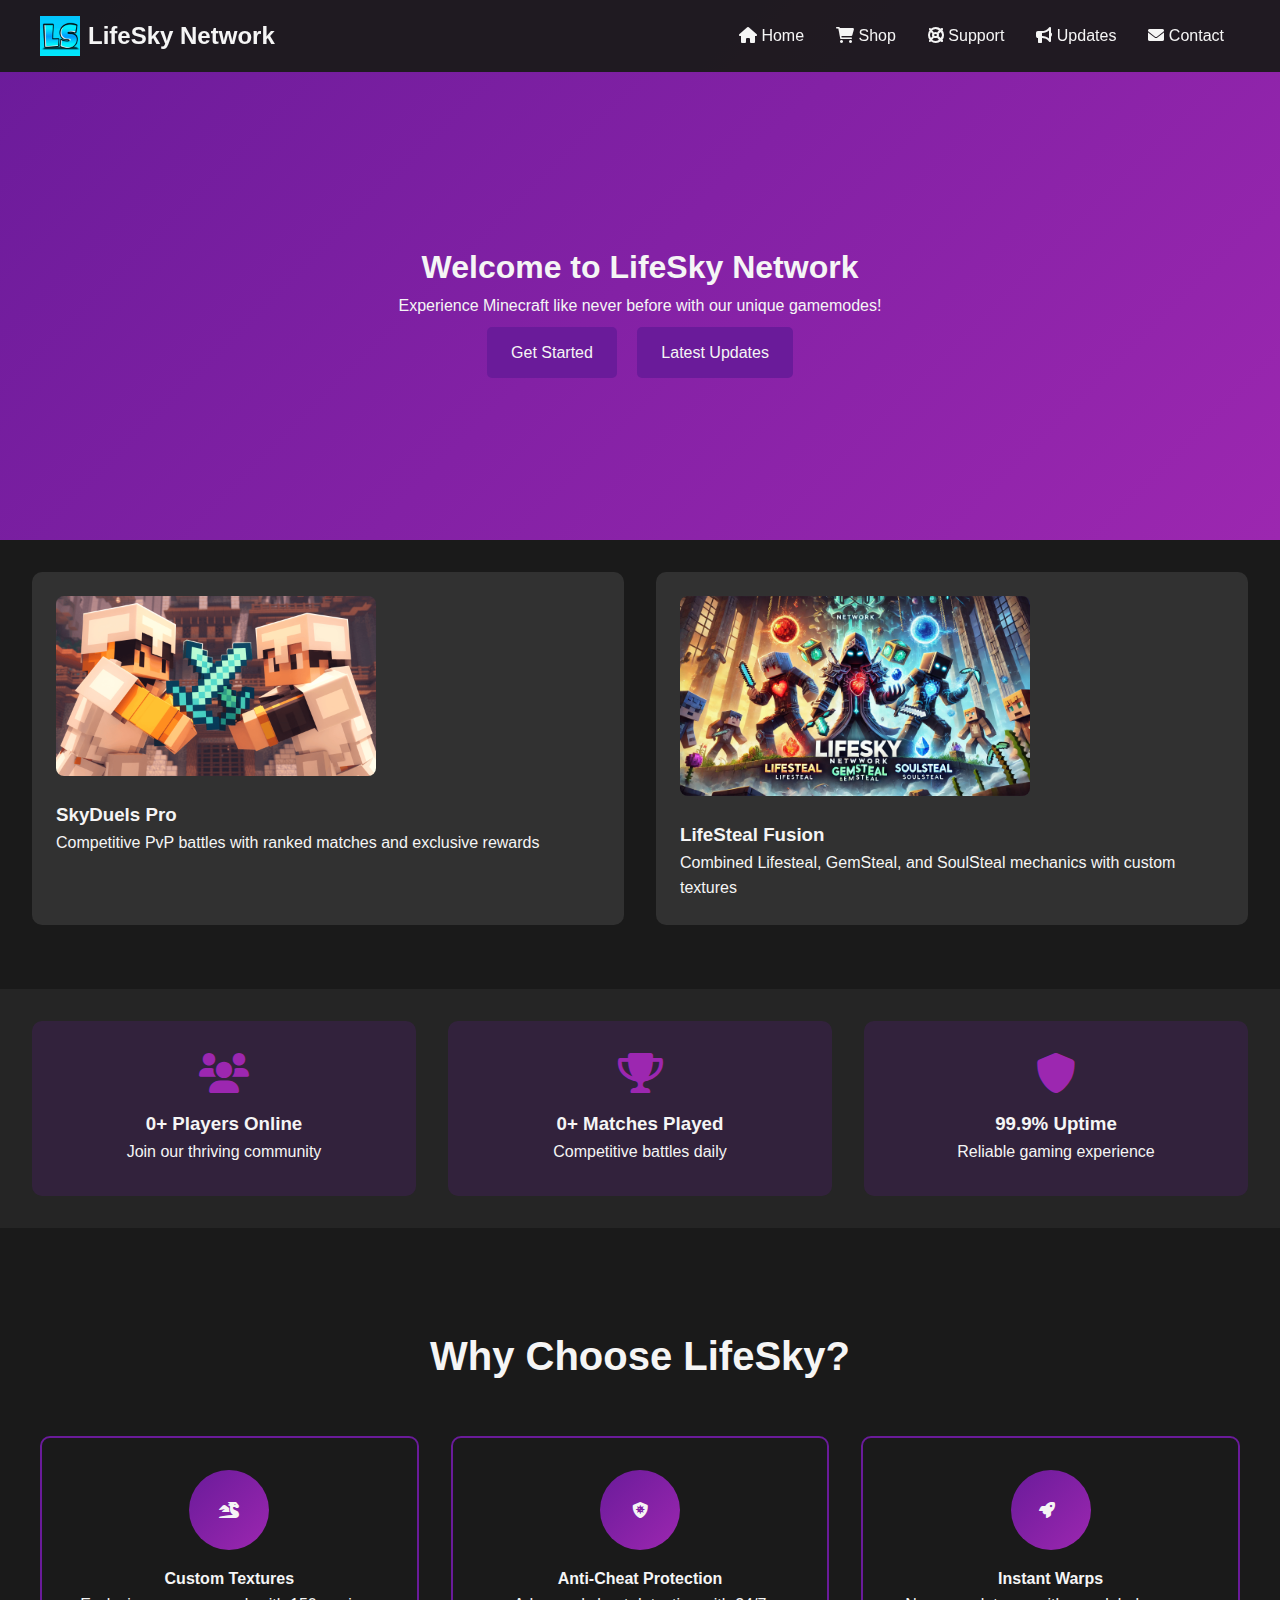
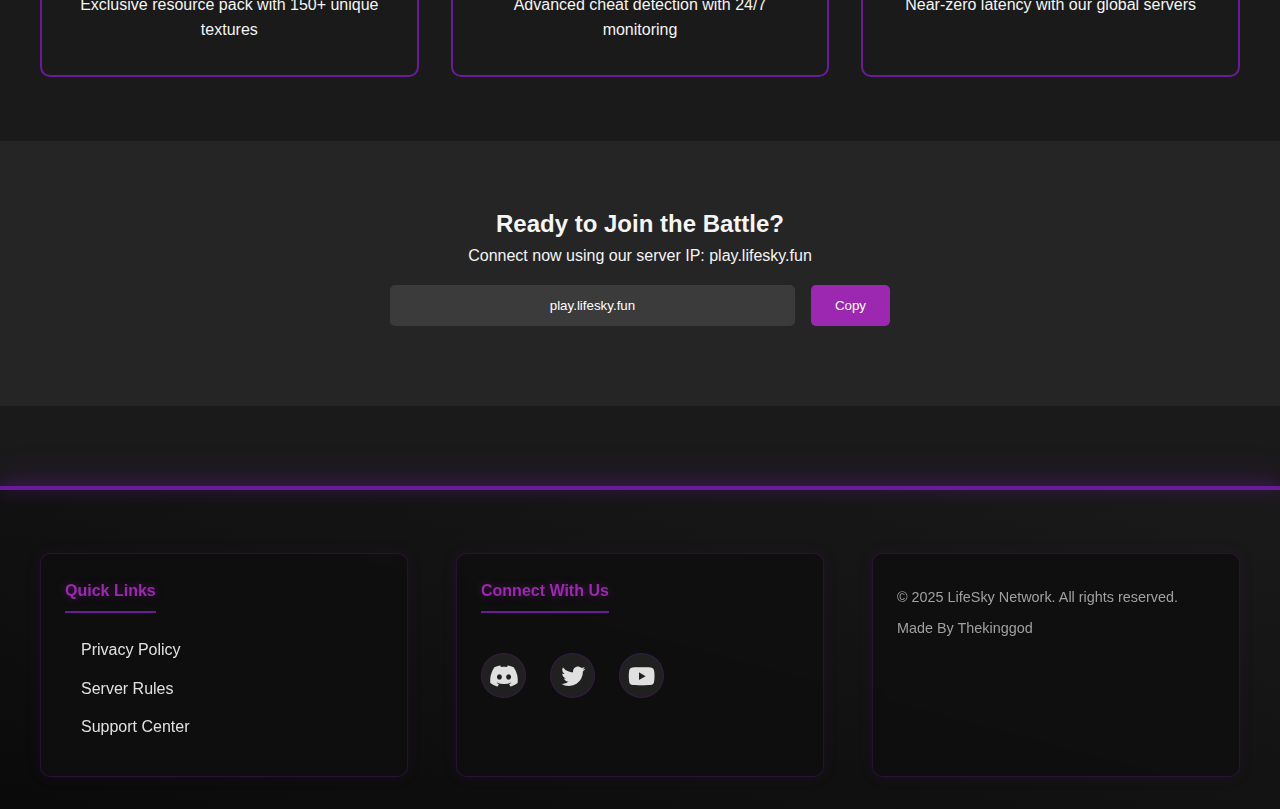
<file: index.html>
<!DOCTYPE html>
<html lang="en">
<head>
    <meta charset="UTF-8">
    <meta name="viewport" content="width=device-width, initial-scale=1.0">
    <title>LifeSky Network - Home</title>
    <link rel="stylesheet" href="css/style.css">
    <link rel="stylesheet" href="https://cdnjs.cloudflare.com/ajax/libs/font-awesome/6.0.0/css/all.min.css">
    <meta property="og:title" content="LifeSky Network - Cracked Minecraft Server">
    <meta property="og:description" content="Join LifeSky Network's cracked Minecraft server featuring Lifesteal, GemSteal, and SoulSteal mechanics. Experience intense Duels PvP and innovative survival SMP gameplay.">
    <meta property="og:image" content="https://lifesky.fun/images/logo.png">
    <meta property="og:url" content="https://lifesky.fun">
    <meta name="twitter:card" content="summary_large_image">
    <link rel="icon" type="image/png" href="images/favicon.png">
    <meta name="keywords" content="LifeSky Network, lifesteal smp, gemsteal, soulsteal, all in one smp, minecraft smp, cracked server, skyduels pro, minecraft duels, survival server, custom gamemodes, pvp server, minecraft survival">
    <meta name="description" content="Experience the ultimate all-in-one SMP with LifeSky Network's unique combination of Lifesteal, GemSteal, and SoulSteal mechanics. Join our cracked Minecraft server for intense Duels PvP battles and innovative survival gameplay.">
</head>
<body>
    <!-- Universal Navbar -->
    <nav class="navbar">
        <div class="nav-container">
            <a href="/" class="brand">
                <img src="images/logo.png" alt="LifeSky Network Logo" class="logo">
                LifeSky Network
            </a>
            <div class="nav-toggle" id="navToggle">
                <span class="bar"></span>
                <span class="bar"></span>
                <span class="bar"></span>
            </div>
            <ul class="nav-menu" id="navMenu">
                <li><a href="index.html" class="active"><i class="fas fa-home"></i> Home</a></li>
                <li><a href="shop-main.html"><i class="fas fa-shopping-cart"></i> Shop</a></li>
                <li><a href="support.html"><i class="fas fa-life-ring"></i> Support</a></li>
                <li><a href="updates.html"><i class="fas fa-bullhorn"></i> Updates</a></li>
                <li><a href="contact.html"><i class="fas fa-envelope"></i> Contact</a></li>
            </ul>
        </div>
    </nav>

    <!-- Page Content -->
    <main class="container">
        <section class="hero">
            <h1>Welcome to LifeSky Network</h1>
            <p>Experience Minecraft like never before with our unique gamemodes!</p>
            <div class="cta-buttons">
                <a href="index.html" class="btn">Get Started</a>
                <a href="updates.html" class="btn btn-outline">Latest Updates</a>
            </div>
        </section>

        <section class="gamemodes">
            <div class="gamemode-card">
                <img src="images/duels.jpg" alt="Duels">
                <h3>SkyDuels Pro</h3>
                <p>Competitive PvP battles with ranked matches and exclusive rewards</p>
            </div>
            <div class="gamemode-card">
                <img src="images/survival.jpg" alt="Survival">
                <h3>LifeSteal Fusion</h3>
                <p>Combined Lifesteal, GemSteal, and SoulSteal mechanics with custom textures</p>
            </div>
        </section>

        <section class="server-stats">
            <div class="stat-card">
                <i class="fas fa-users"></i>
                <h3><span class="count" data-target="1524">0</span>+ Players Online</h3>
                <p>Join our thriving community</p>
            </div>
            <div class="stat-card">
                <i class="fas fa-trophy"></i>
                <h3><span class="count" data-target="8560">0</span>+ Matches Played</h3>
                <p>Competitive battles daily</p>
            </div>
            <div class="stat-card">
                <i class="fas fa-shield-alt"></i>
                <h3>99.9% Uptime</h3>
                <p>Reliable gaming experience</p>
            </div>
        </section>

        <section class="features">
            <h2 class="section-title">Why Choose LifeSky?</h2>
            <div class="feature-grid">
                <div class="feature-card">
                    <div class="feature-icon">
                        <i class="fas fa-dragon"></i>
                    </div>
                    <h4>Custom Textures</h4>
                    <p>Exclusive resource pack with 150+ unique textures</p>
                </div>
                <div class="feature-card">
                    <div class="feature-icon">
                        <i class="fas fa-shield-virus"></i>
                    </div>
                    <h4>Anti-Cheat Protection</h4>
                    <p>Advanced cheat detection with 24/7 monitoring</p>
                </div>
                <div class="feature-card">
                    <div class="feature-icon">
                        <i class="fas fa-rocket"></i>
                    </div>
                    <h4>Instant Warps</h4>
                    <p>Near-zero latency with our global servers</p>
                </div>
            </div>
        </section>

        <section class="cta-section">
            <div class="cta-content">
                <h2>Ready to Join the Battle?</h2>
                <p>Connect now using our server IP: <code>play.lifesky.fun</code></p>
                <div class="server-ip">
                    <input type="text" value="play.lifesky.fun" readonly>
                    <button class="btn-copy">Copy</button>
                </div>
            </div>
        </section>
    </main>

    <!-- Universal Footer -->
    <footer class="footer">
        <div class="footer-container">
            <div class="footer-section">
                <h4>Quick Links</h4>
                <ul>
                    <li><a href="policy.html">Privacy Policy</a></li>
                    <li><a href="rules.html">Server Rules</a></li>
                    <li><a href="support.html">Support Center</a></li>
                </ul>
            </div>
            <div class="footer-section">
                <h4>Connect With Us</h4>
                <div class="social-links">
                    <a href="https://discord.gg/s2ghGe66S9"><i class="fab fa-discord"></i></a>
                    <a href="#"><i class="fab fa-twitter"></i></a>
                    <a href="#"><i class="fab fa-youtube"></i></a>
                </div>
            </div>
            <div class="footer-section">
                <p>&copy; 2025 LifeSky Network. All rights reserved.</p>
                <p>Made By Thekinggod</p>
            </div>
        </div>
    </footer>

    <script src="js/script.js"></script>
</body>
</html>
</file>
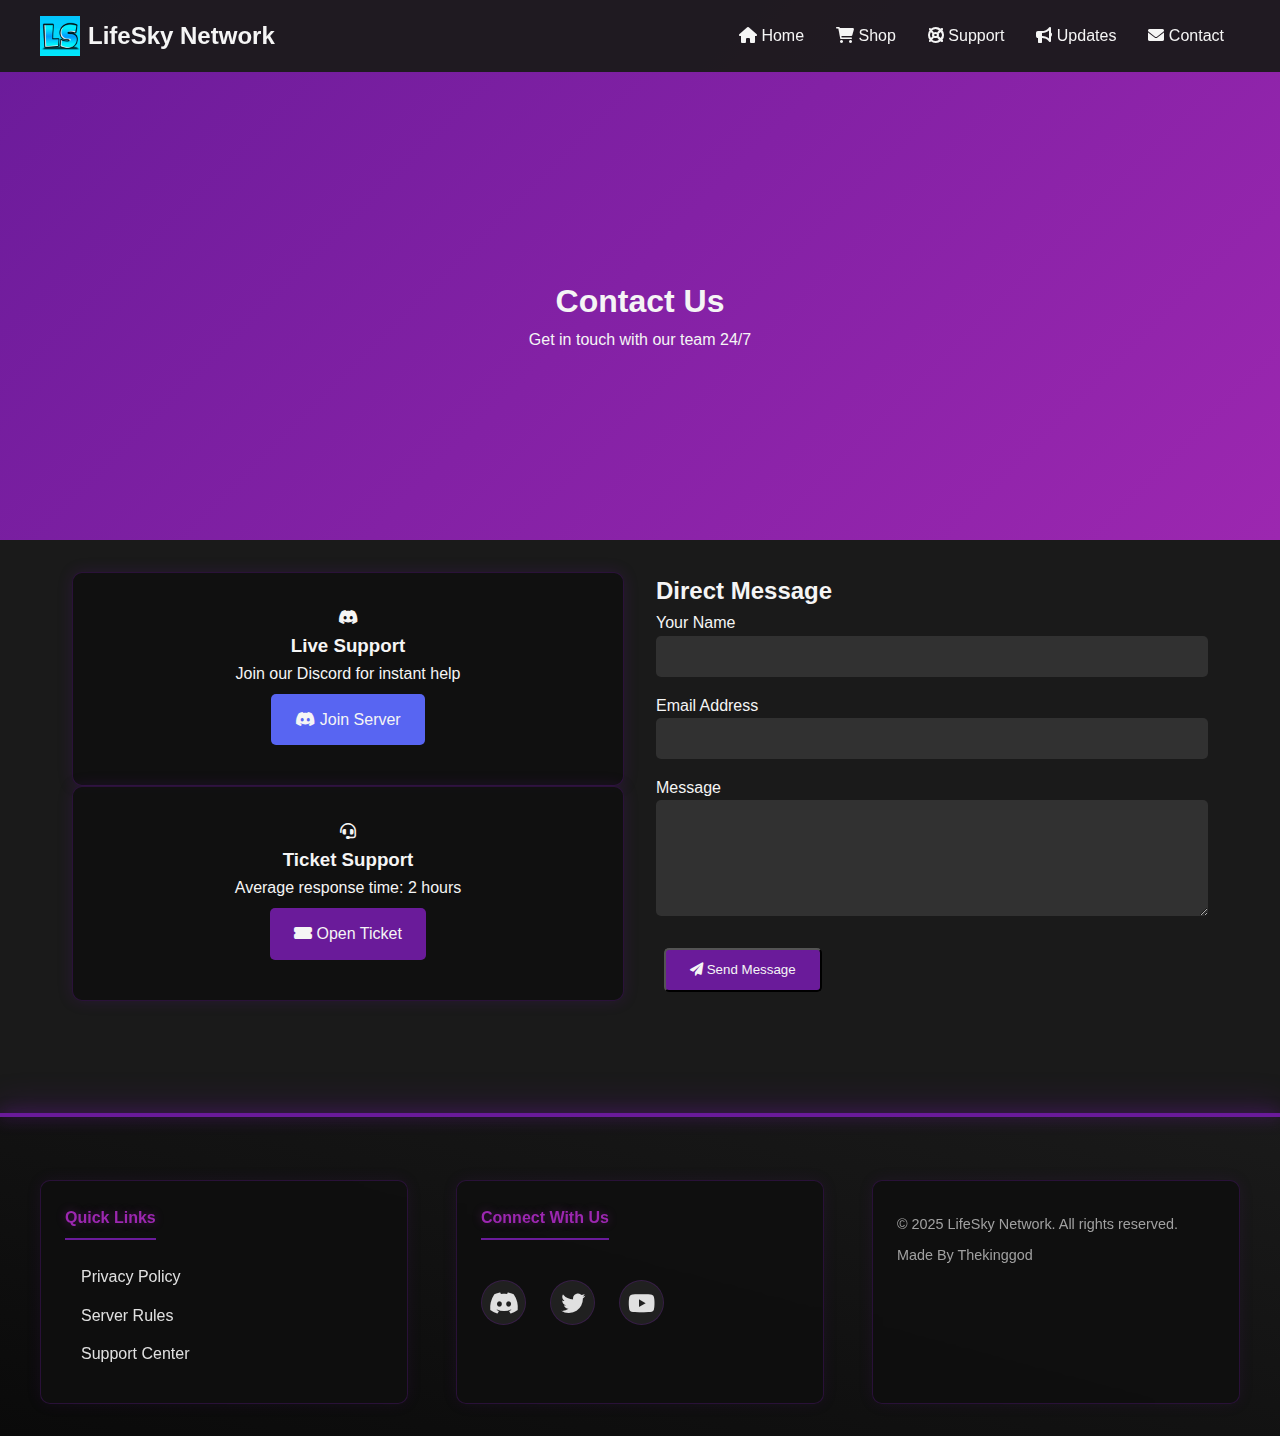
<file: contact.html>
<!DOCTYPE html>
<html lang="en">
<head>
    <meta charset="UTF-8">
    <meta name="viewport" content="width=device-width, initial-scale=1.0">
    <title>LifeSky Network - Contact</title>
    <meta name="description" content="Contact LifeSky Network support team">
    <meta property="og:title" content="LifeSky Network - Contact">
    <meta property="og:description" content="Get in touch with our support team">
    <meta property="og:image" content="https://yourserver.com/images/contact-banner.jpg">
    <meta property="og:url" content="https://yourserver.com/contact.html">
    <meta name="twitter:card" content="summary_large_image">
    <link rel="icon" type="image/png" href="images/favicon.png">
    <link rel="stylesheet" href="css/style.css">
    <link rel="stylesheet" href="https://cdnjs.cloudflare.com/ajax/libs/font-awesome/6.0.0/css/all.min.css">
</head>
<body>
    <nav class="navbar">
        <div class="nav-container">
            <a href="/" class="brand">
                <img src="images/logo.png" alt="LifeSky Network Logo" class="logo">
                LifeSky Network
            </a>
            <div class="nav-toggle" id="navToggle">
                <span class="bar"></span>
                <span class="bar"></span>
                <span class="bar"></span>
            </div>
            <ul class="nav-menu" id="navMenu">
                <li><a href="index.html"><i class="fas fa-home"></i> Home</a></li>
                <li><a href="shop-main.html"><i class="fas fa-shopping-cart"></i> Shop</a></li>
                <li><a href="support.html"><i class="fas fa-life-ring"></i> Support</a></li>
                <li><a href="updates.html"><i class="fas fa-bullhorn"></i> Updates</a></li>
                <li><a href="contact.html" class="active"><i class="fas fa-envelope"></i> Contact</a></li>
            </ul>
        </div>
    </nav>

    <main class="container">
        <section class="hero">
            <h1>Contact Us</h1>
            <p>Get in touch with our team 24/7</p>
        </section>

        <div class="contact-grid">
            <div class="contact-methods">
                <div class="contact-card glow">
                    <i class="fab fa-discord"></i>
                    <h3>Live Support</h3>
                    <p>Join our Discord for instant help</p>
                    <a href="https://discord.gg/s2ghGe66S9" class="btn btn-discord">
                        <i class="fab fa-discord"></i> Join Server
                    </a>
                </div>
                
                <div class="contact-card glow">
                    <i class="fas fa-headset"></i>
                    <h3>Ticket Support</h3>
                    <p>Average response time: 2 hours</p>
                    <a href="support.html" class="btn">
                        <i class="fas fa-ticket-alt"></i> Open Ticket
                    </a>
                </div>
            </div>

            <form class="contact-form" action="https://formspree.io/f/xjkybpdz" method="POST">
                <h2 class="form-title">Direct Message</h2>
                <div class="form-grid">
                    <div class="form-group">
                        <label>Your Name</label>
                        <input type="text" name="name" required>
                    </div>
                    <div class="form-group">
                        <label>Email Address</label>
                        <input type="email" name="email" required>
                    </div>
                    <div class="form-group full-width">
                        <label>Message</label>
                        <textarea name="message" rows="6" required></textarea>
                    </div>
                    <input type="hidden" name="_subject" value="New Contact Form Submission">
                    <button type="submit" class="btn full-width">
                        <i class="fas fa-paper-plane"></i> Send Message
                    </button>
                </div>
            </form>
        </div>
    </main>

    <footer class="footer">
        <div class="footer-container">
            <div class="footer-section">
                <h4>Quick Links</h4>
                <ul>
                    <li><a href="policy.html">Privacy Policy</a></li>
                    <li><a href="rules.html">Server Rules</a></li>
                    <li><a href="support.html">Support Center</a></li>
                </ul>
            </div>
            <div class="footer-section">
                <h4>Connect With Us</h4>
                <div class="social-links">
                    <a href="https://discord.gg/s2ghGe66S9"><i class="fab fa-discord"></i></a>
                    <a href="#"><i class="fab fa-twitter"></i></a>
                    <a href="#"><i class="fab fa-youtube"></i></a>
                </div>
            </div>
            <div class="footer-section">
                <p>&copy; 2025 LifeSky Network. All rights reserved.</p>
                <p>Made By Thekinggod</p>
            </div>
        </div>
    </footer>

    <script src="js/script.js"></script>
</body>
</html>
</file>
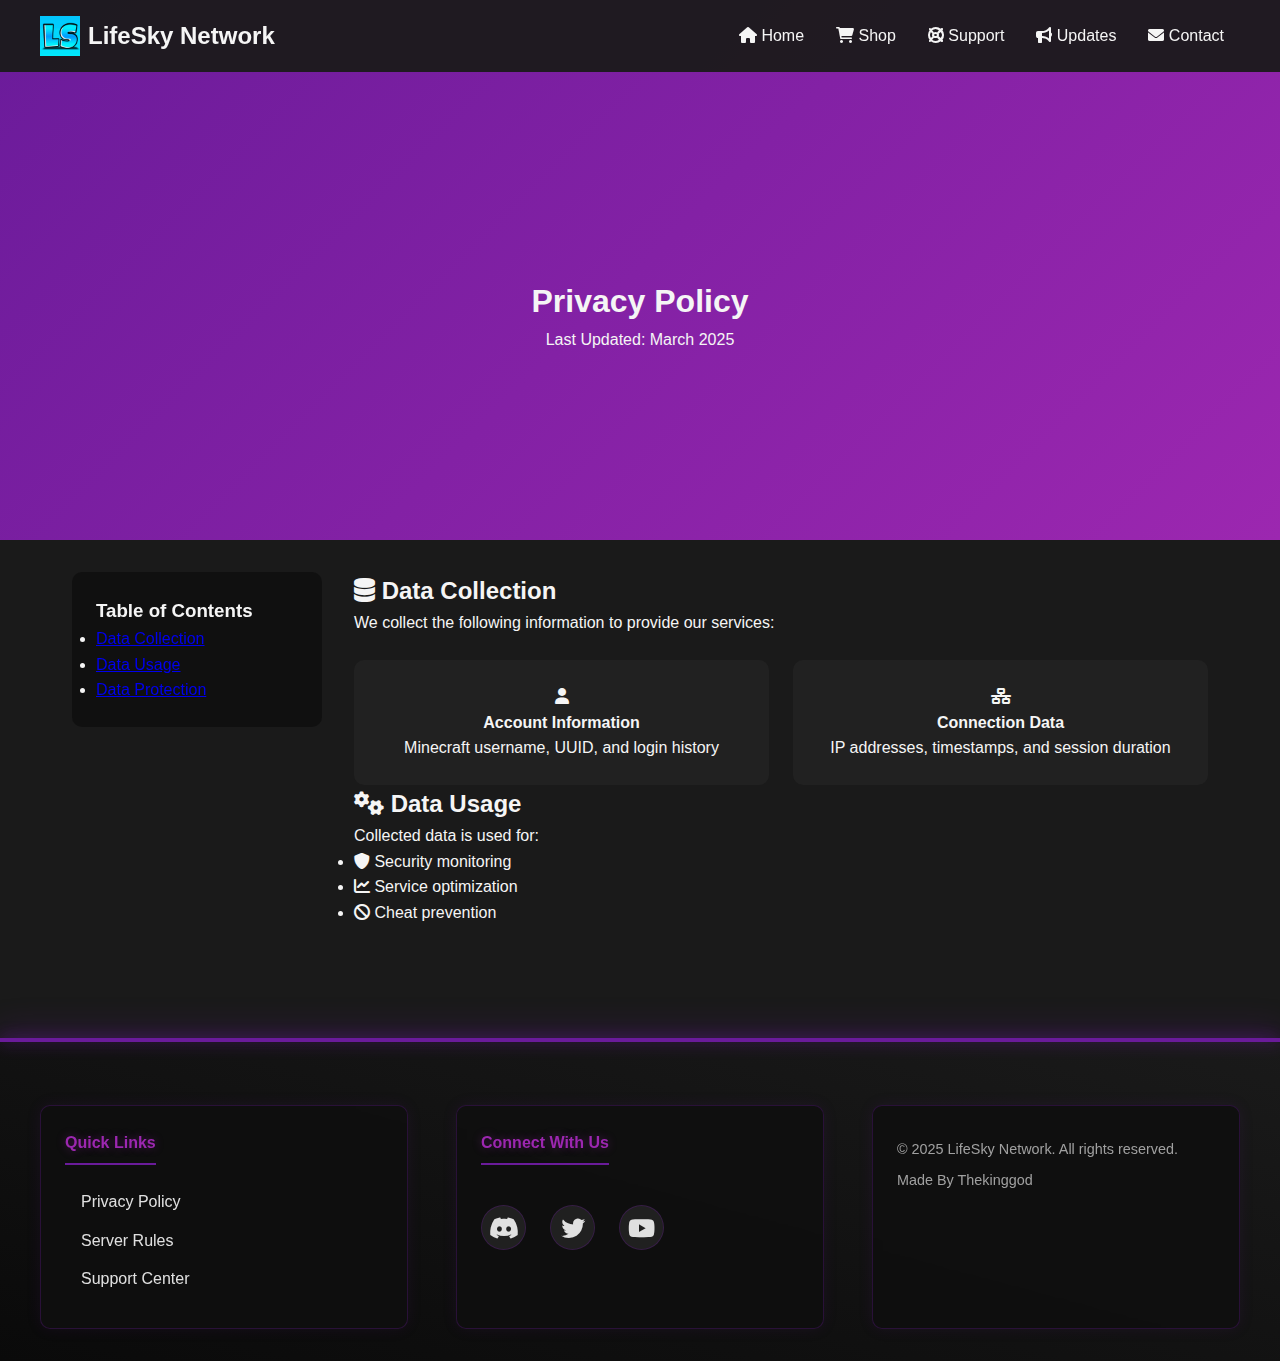
<file: policy.html>
<!DOCTYPE html>
<html lang="en">
<head>
    <meta charset="UTF-8">
    <meta name="viewport" content="width=device-width, initial-scale=1.0">
    <title>LifeSky Network - Privacy Policy</title>
    <link rel="stylesheet" href="css/style.css">
    <link rel="stylesheet" href="https://cdnjs.cloudflare.com/ajax/libs/font-awesome/6.0.0/css/all.min.css">
    <meta name="description" content="Privacy policy and data handling">
    <meta property="og:title" content="LifeSky Network - Privacy Policy">
    <meta property="og:description" content="Our data protection practices">
    <meta property="og:image" content="https://yourserver.com/images/policy-banner.jpg">
    <meta property="og:url" content="https://yourserver.com/policy.html">
    <meta name="twitter:card" content="summary_large_image">
    <link rel="icon" type="image/png" href="images/favicon.png">
</head>
<body>
    <nav class="navbar">
        <div class="nav-container">
            <a href="/" class="brand">
                <img src="images/logo.png" alt="LifeSky Network Logo" class="logo">
                LifeSky Network
            </a>
            <div class="nav-toggle" id="navToggle">
                <span class="bar"></span>
                <span class="bar"></span>
                <span class="bar"></span>
            </div>
            <ul class="nav-menu" id="navMenu">
                <li><a href="index.html"><i class="fas fa-home"></i> Home</a></li>
                <li><a href="shop-main.html"><i class="fas fa-shopping-cart"></i> Shop</a></li>
                <li><a href="support.html"><i class="fas fa-life-ring"></i> Support</a></li>
                <li><a href="updates.html"><i class="fas fa-bullhorn"></i> Updates</a></li>
                <li><a href="contact.html"><i class="fas fa-envelope"></i> Contact</a></li>
            </ul>
        </div>
    </nav>

    <main class="container">
        <section class="hero">
            <h1>Privacy Policy</h1>
            <p>Last Updated: March 2025</p>
        </section>

        <div class="policy-container">
            <div class="policy-toc">
                <h3>Table of Contents</h3>
                <ul>
                    <li><a href="#data-collection">Data Collection</a></li>
                    <li><a href="#data-usage">Data Usage</a></li>
                    <li><a href="#data-protection">Data Protection</a></li>
                </ul>
            </div>

            <article class="policy-content">
                <section id="data-collection" class="policy-section">
                    <h2><i class="fas fa-database"></i> Data Collection</h2>
                    <p>We collect the following information to provide our services:</p>
                    <div class="data-types">
                        <div class="data-card">
                            <i class="fas fa-user"></i>
                            <h4>Account Information</h4>
                            <p>Minecraft username, UUID, and login history</p>
                        </div>
                        <div class="data-card">
                            <i class="fas fa-network-wired"></i>
                            <h4>Connection Data</h4>
                            <p>IP addresses, timestamps, and session duration</p>
                        </div>
                    </div>
                </section>

                <section id="data-usage" class="policy-section">
                    <h2><i class="fas fa-cogs"></i> Data Usage</h2>
                    <p>Collected data is used for:</p>
                    <ul class="usage-list">
                        <li><i class="fas fa-shield-alt"></i> Security monitoring</li>
                        <li><i class="fas fa-chart-line"></i> Service optimization</li>
                        <li><i class="fas fa-ban"></i> Cheat prevention</li>
                    </ul>
                </section>
            </article>
        </div>
    </main>

    <footer class="footer">
        <div class="footer-container">
            <div class="footer-section">
                <h4>Quick Links</h4>
                <ul>
                    <li><a href="policy.html">Privacy Policy</a></li>
                    <li><a href="rules.html">Server Rules</a></li>
                    <li><a href="support.html">Support Center</a></li>
                </ul>
            </div>
            <div class="footer-section">
                <h4>Connect With Us</h4>
                <div class="social-links">
                    <a href="https://discord.gg/s2ghGe66S9"><i class="fab fa-discord"></i></a>
                    <a href="#"><i class="fab fa-twitter"></i></a>
                    <a href="#"><i class="fab fa-youtube"></i></a>
                </div>
            </div>
            <div class="footer-section">
                <p>&copy; 2025 LifeSky Network. All rights reserved.</p>
                <p>Made By Thekinggod</p>
            </div>
        </div>
    </footer>

    <script src="js/script.js"></script>
</body>
</html>
</file>
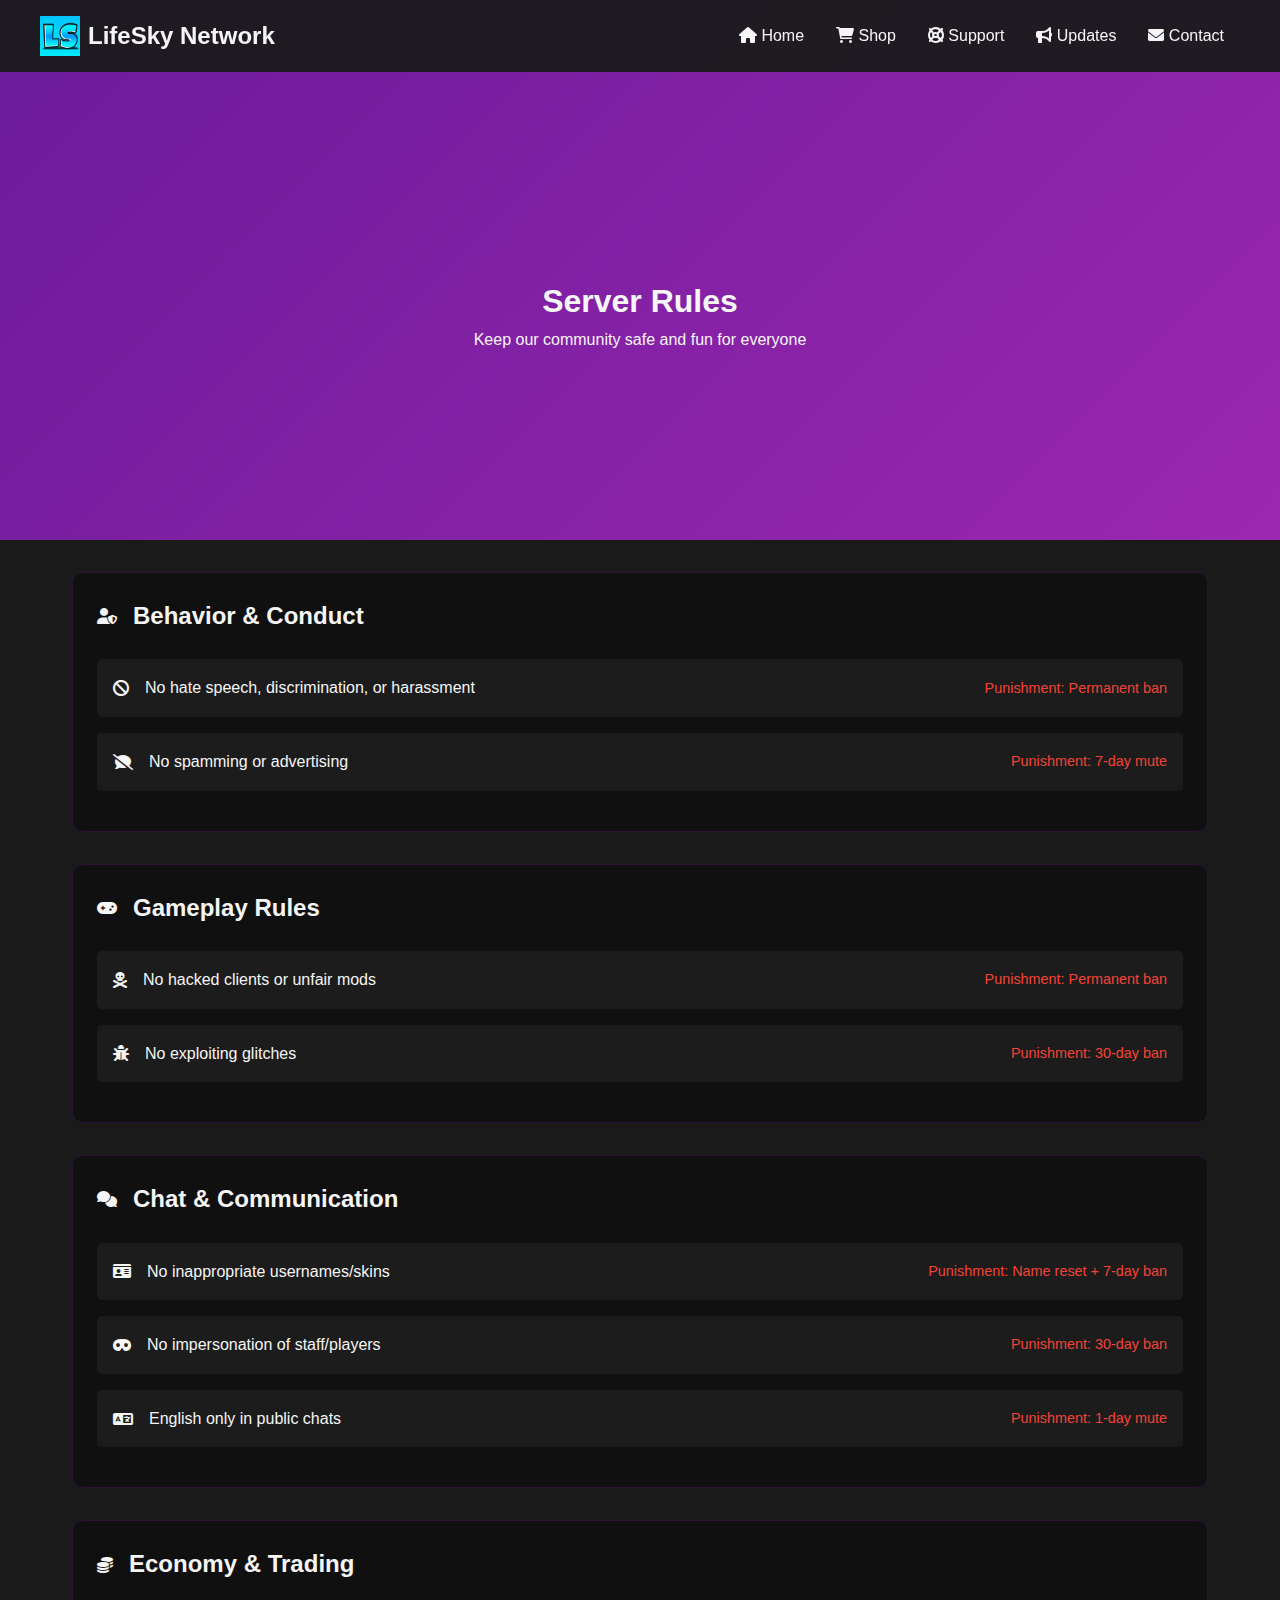
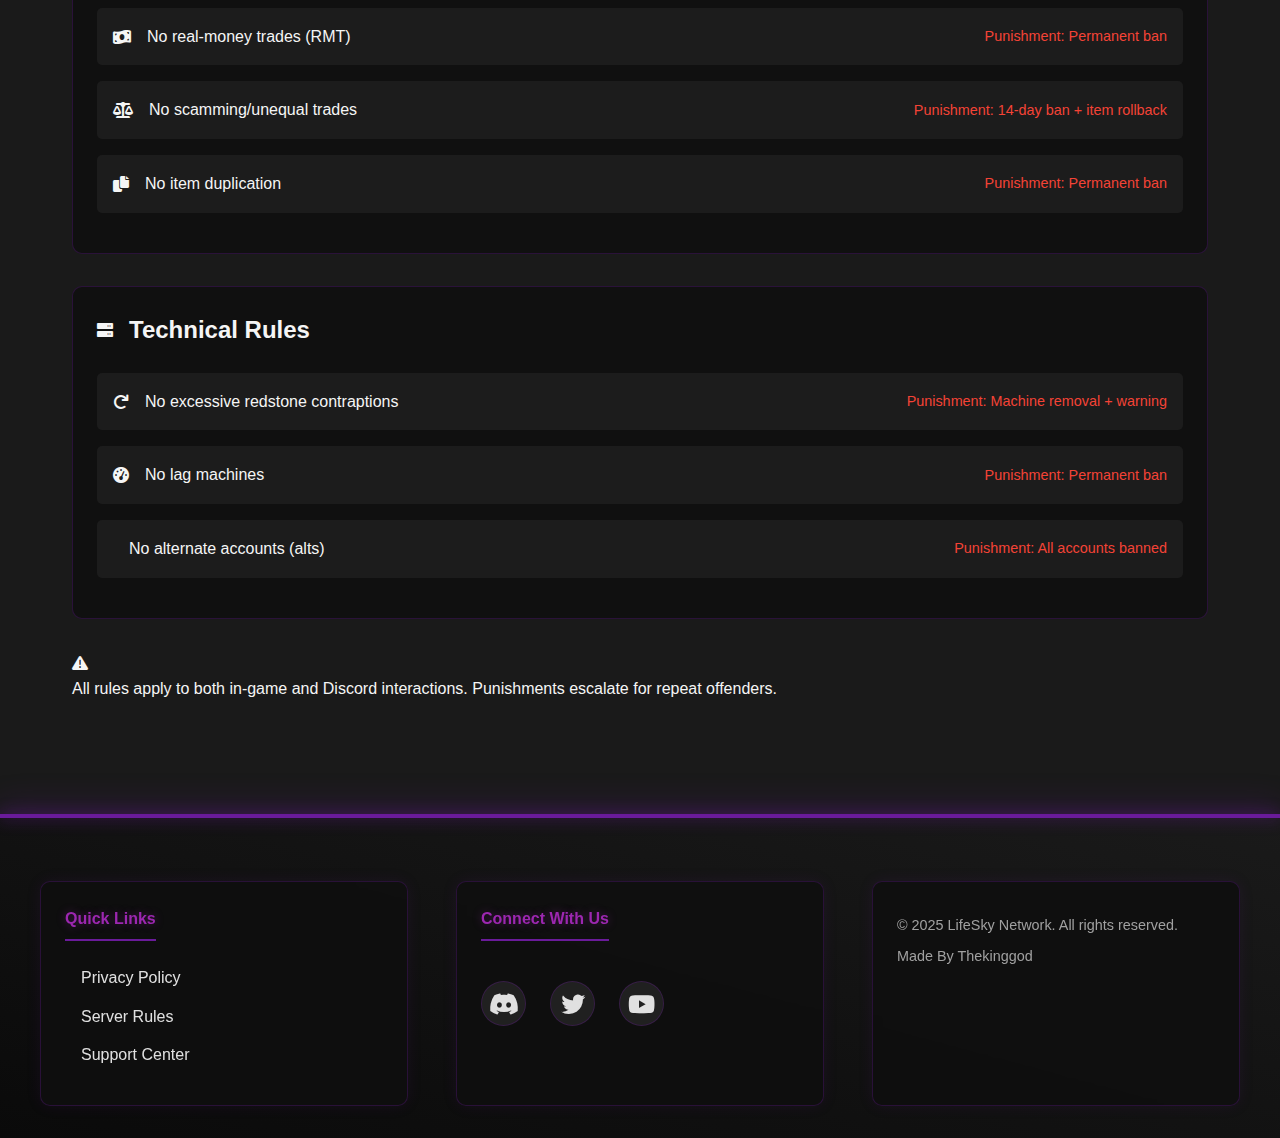
<file: rules.html>
<!DOCTYPE html>
<html lang="en">
<head>
    <meta charset="UTF-8">
    <meta name="viewport" content="width=device-width, initial-scale=1.0">
    <title>LifeSky Network - Server Rules</title>
    <link rel="stylesheet" href="css/style.css">
    <link rel="stylesheet" href="https://cdnjs.cloudflare.com/ajax/libs/font-awesome/6.0.0/css/all.min.css">
    <meta name="description" content="Official server rules and guidelines">
    <meta property="og:title" content="LifeSky Network - Rules">
    <meta property="og:description" content="Community guidelines and regulations">
    <meta property="og:image" content="https://yourserver.com/images/rules-banner.jpg">
    <meta property="og:url" content="https://yourserver.com/rules.html">
    <meta name="twitter:card" content="summary_large_image">
    <link rel="icon" type="image/png" href="images/favicon.png">
</head>
<body>
    <nav class="navbar">
        <div class="nav-container">
            <a href="/" class="brand">
                <img src="images/logo.png" alt="LifeSky Network Logo" class="logo">
                LifeSky Network
            </a>
            <div class="nav-toggle" id="navToggle">
                <span class="bar"></span>
                <span class="bar"></span>
                <span class="bar"></span>
            </div>
            <ul class="nav-menu" id="navMenu">
                <li><a href="index.html"><i class="fas fa-home"></i> Home</a></li>
                <li><a href="shop-main.html"><i class="fas fa-shopping-cart"></i> Shop</a></li>
                <li><a href="support.html"><i class="fas fa-life-ring"></i> Support</a></li>
                <li><a href="updates.html"><i class="fas fa-bullhorn"></i> Updates</a></li>
                <li><a href="contact.html"><i class="fas fa-envelope"></i> Contact</a></li>
            </ul>
        </div>
    </nav>

    <main class="container">
        <section class="hero">
            <h1>Server Rules</h1>
            <p>Keep our community safe and fun for everyone</p>
        </section>

        <div class="rules-container">
            <div class="rules-category">
                <div class="category-header">
                    <i class="fas fa-user-shield"></i>
                    <h2>Behavior & Conduct</h2>
                </div>
                <ul class="rules-list">
                    <li class="rule-item">
                        <i class="fas fa-ban"></i>
                        No hate speech, discrimination, or harassment
                        <span class="punishment">Punishment: Permanent ban</span>
                    </li>
                    <li class="rule-item">
                        <i class="fas fa-comment-slash"></i>
                        No spamming or advertising
                        <span class="punishment">Punishment: 7-day mute</span>
                    </li>
                </ul>
            </div>

            <div class="rules-category">
                <div class="category-header">
                    <i class="fas fa-gamepad"></i>
                    <h2>Gameplay Rules</h2>
                </div>
                <ul class="rules-list">
                    <li class="rule-item">
                        <i class="fas fa-skull-crossbones"></i>
                        No hacked clients or unfair mods
                        <span class="punishment">Punishment: Permanent ban</span>
                    </li>
                    <li class="rule-item">
                        <i class="fas fa-bug"></i>
                        No exploiting glitches
                        <span class="punishment">Punishment: 30-day ban</span>
                    </li>
                </ul>
            </div>

            <div class="rules-category">
                <div class="category-header">
                    <i class="fas fa-comments"></i>
                    <h2>Chat & Communication</h2>
                </div>
                <ul class="rules-list">
                    <li class="rule-item">
                        <i class="fas fa-id-card"></i>
                        No inappropriate usernames/skins
                        <span class="punishment">Punishment: Name reset + 7-day ban</span>
                    </li>
                    <li class="rule-item">
                        <i class="fas fa-mask"></i>
                        No impersonation of staff/players
                        <span class="punishment">Punishment: 30-day ban</span>
                    </li>
                    <li class="rule-item">
                        <i class="fas fa-language"></i>
                        English only in public chats
                        <span class="punishment">Punishment: 1-day mute</span>
                    </li>
                </ul>
            </div>

            <div class="rules-category">
                <div class="category-header">
                    <i class="fas fa-coins"></i>
                    <h2>Economy & Trading</h2>
                </div>
                <ul class="rules-list">
                    <li class="rule-item">
                        <i class="fas fa-money-bill-wave"></i>
                        No real-money trades (RMT)
                        <span class="punishment">Punishment: Permanent ban</span>
                    </li>
                    <li class="rule-item">
                        <i class="fas fa-balance-scale"></i>
                        No scamming/unequal trades
                        <span class="punishment">Punishment: 14-day ban + item rollback</span>
                    </li>
                    <li class="rule-item">
                        <i class="fas fa-copy"></i>
                        No item duplication
                        <span class="punishment">Punishment: Permanent ban</span>
                    </li>
                </ul>
            </div>

            <div class="rules-category">
                <div class="category-header">
                    <i class="fas fa-server"></i>
                    <h2>Technical Rules</h2>
                </div>
                <ul class="rules-list">
                    <li class="rule-item">
                        <i class="fas fa-redo"></i>
                        No excessive redstone contraptions
                        <span class="punishment">Punishment: Machine removal + warning</span>
                    </li>
                    <li class="rule-item">
                        <i class="fas fa-tachometer-alt"></i>
                        No lag machines
                        <span class="punishment">Punishment: Permanent ban</span>
                    </li>
                    <li class="rule-item">
                        <i class="fas fa-shield-halved"></i>
                        No alternate accounts (alts)
                        <span class="punishment">Punishment: All accounts banned</span>
                    </li>
                </ul>
            </div>

            <div class="rules-notice">
                <i class="fas fa-exclamation-triangle"></i>
                <p>All rules apply to both in-game and Discord interactions. Punishments escalate for repeat offenders.</p>
            </div>
        </div>
    </main>

    <footer class="footer">
        <div class="footer-container">
            <div class="footer-section">
                <h4>Quick Links</h4>
                <ul>
                    <li><a href="policy.html">Privacy Policy</a></li>
                    <li><a href="rules.html">Server Rules</a></li>
                    <li><a href="support.html">Support Center</a></li>
                </ul>
            </div>
            <div class="footer-section">
                <h4>Connect With Us</h4>
                <div class="social-links">
                    <a href="https://discord.gg/s2ghGe66S9"><i class="fab fa-discord"></i></a>
                    <a href="#"><i class="fab fa-twitter"></i></a>
                    <a href="#"><i class="fab fa-youtube"></i></a>
                </div>
            </div>
            <div class="footer-section">
                <p>&copy; 2025 LifeSky Network. All rights reserved.</p>
                <p>Made By Thekinggod</p>
            </div>
        </div>
    </footer>

    <script src="js/script.js"></script>
</body>
</html>
</file>
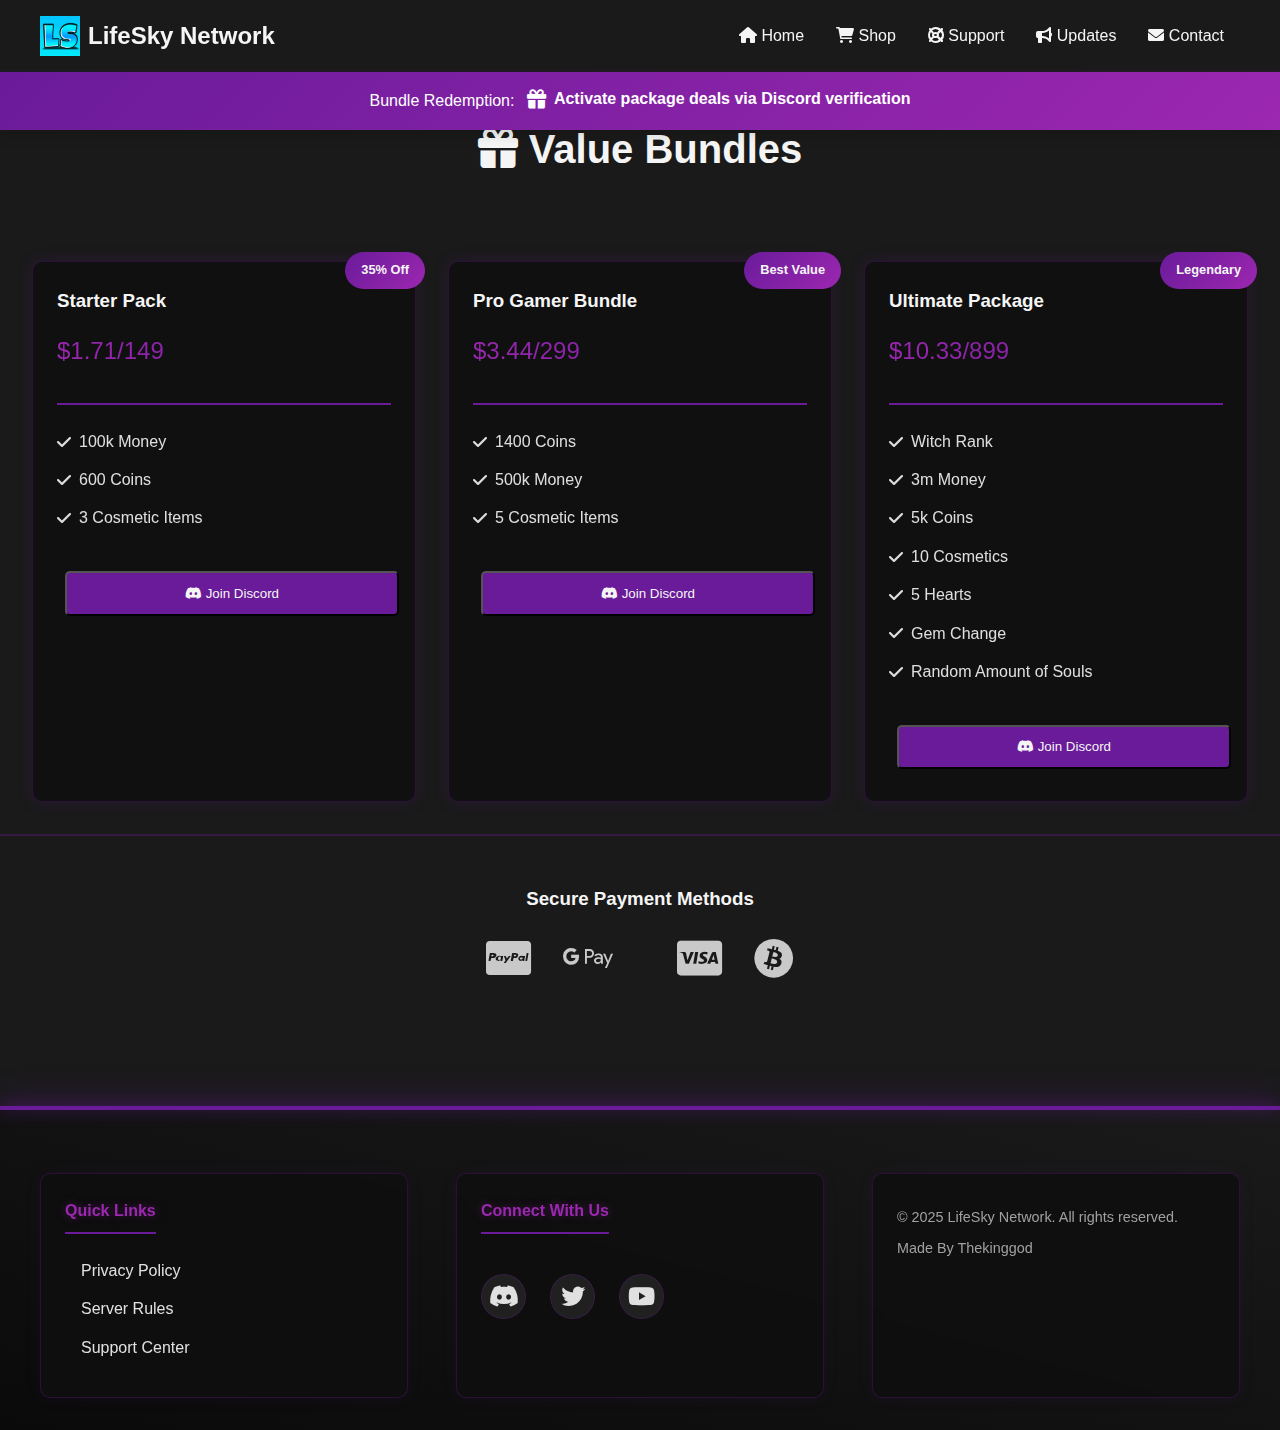
<file: shop-bundles.html>
<!DOCTYPE html>
<html lang="en">
<head>
    <meta charset="UTF-8">
    <meta name="viewport" content="width=device-width, initial-scale=1.0">
    <title>LifeSky Network - Premium Bundles</title>
    <link rel="stylesheet" href="css/style.css">
    <link rel="stylesheet" href="https://cdnjs.cloudflare.com/ajax/libs/font-awesome/6.0.0/css/all.min.css">
    <meta property="og:title" content="LifeSky Network - Value Bundles">
    <meta property="og:description" content="Discounted package deals">
    <meta property="og:image" content="https://yourserver.com/images/bundles-banner.jpg">
    <meta property="og:url" content="https://yourserver.com/shop-bundles.html">
    <link rel="icon" type="image/png" href="images/favicon.png">
</head>
<body>
    <div class="purchase-notice">
        <span>Bundle Redemption:</span>
        <a href="https://discord.gg/s2ghGe66S9" target="_blank">
            <i class="fas fa-gift"></i>
            Activate package deals via Discord verification
        </a>
    </div>
    <nav class="navbar">
        <div class="nav-container">
            <a href="/" class="brand">
                <img src="images/logo.png" alt="LifeSky Network Logo" class="logo">
                LifeSky Network
            </a>
            <div class="nav-toggle" id="navToggle">
                <span class="bar"></span>
                <span class="bar"></span>
                <span class="bar"></span>
            </div>
            <ul class="nav-menu" id="navMenu">
                <li><a href="index.html"><i class="fas fa-home"></i> Home</a></li>
                <li><a href="shop-main.html" class="active"><i class="fas fa-shopping-cart"></i> Shop</a></li>
                <li><a href="support.html"><i class="fas fa-life-ring"></i> Support</a></li>
                <li><a href="updates.html"><i class="fas fa-bullhorn"></i> Updates</a></li>
                <li><a href="contact.html"><i class="fas fa-envelope"></i> Contact</a></li>
            </ul>
        </div>
    </nav>

    <main class="container">
        <div class="breadcrumb">
            <a href="shop-main.html">Store</a> / Bundles
        </div>

        <section class="store-section">
            <h2 class="section-title"><i class="fas fa-gift"></i> Value Bundles</h2>
            
            <div class="store-grid">
                <div class="package-card glow">
                    <div class="package-badge">35% Off</div>
                    <div class="package-header">
                        <h3>Starter Pack</h3>
                        <div class="price">$1.71/149</div>
                    </div>
                    <ul class="package-features">
                        <li><i class="fas fa-check"></i> 100k Money</li>
                        <li><i class="fas fa-check"></i> 600 Coins</li>
                        <li><i class="fas fa-check"></i> 3 Cosmetic Items</li>
                    </ul>
                    <button 
                        class="btn btn-purchase"
                        onclick="window.location.href='https://discord.gg/s2ghGe66S9'"
                    >
                        <i class="fab fa-discord"></i> Join Discord
                    </button>
                </div>

                <div class="package-card glow">
                    <div class="package-badge">Best Value</div>
                    <div class="package-header">
                        <h3>Pro Gamer Bundle</h3>
                        <div class="price">$3.44/299</div>
                    </div>
                    <ul class="package-features">
                        <li><i class="fas fa-check"></i> 1400 Coins</li>
                        <li><i class="fas fa-check"></i> 500k Money</li>
                        <li><i class="fas fa-check"></i> 5 Cosmetic Items</li>
                    </ul>
                    <button 
                        class="btn btn-purchase"
                        onclick="window.location.href='https://discord.gg/s2ghGe66S9'"
                    >
                        <i class="fab fa-discord"></i> Join Discord
                    </button>
                </div>

                <div class="package-card glow">
                    <div class="package-badge">Legendary</div>
                    <div class="package-header">
                        <h3>Ultimate Package</h3>
                        <div class="price">$10.33/899</div>
                    </div>
                    <ul class="package-features">
                        <li><i class="fas fa-check"></i> Witch Rank</li>
                        <li><i class="fas fa-check"></i> 3m Money</li>
                        <li><i class="fas fa-check"></i> 5k Coins</li>
                        <li><i class="fas fa-check"></i> 10 Cosmetics</li>
                        <li><i class="fas fa-check"></i> 5 Hearts</li>
                        <li><i class="fas fa-check"></i> Gem Change</li>
                        <li><i class="fas fa-check"></i> Random Amount of Souls</li>
                    </ul>
                    <button 
                        class="btn btn-purchase"
                        onclick="window.location.href='https://discord.gg/s2ghGe66S9'"
                    >
                        <i class="fab fa-discord"></i> Join Discord
                    </button>
                </div>
            </div>
        </section>

        <section class="payment-methods">
            <h3>Secure Payment Methods</h3>
            <div class="payment-icons">
                <i class="fab fa-cc-paypal"></i>
                <i class="fab fa-google-pay"></i>
                <i class="fab fa-upi"></i>
                <i class="fab fa-cc-visa"></i>
                <i class="fab fa-bitcoin"></i>
            </div>
        </section>
    </main>

    <footer class="footer">
        <div class="footer-container">
            <div class="footer-section">
                <h4>Quick Links</h4>
                <ul>
                    <li><a href="policy.html">Privacy Policy</a></li>
                    <li><a href="rules.html">Server Rules</a></li>
                    <li><a href="support.html">Support Center</a></li>
                </ul>
            </div>
            <div class="footer-section">
                <h4>Connect With Us</h4>
                <div class="social-links">
                    <a href="#"><i class="fab fa-discord"></i></a>
                    <a href="#"><i class="fab fa-twitter"></i></a>
                    <a href="#"><i class="fab fa-youtube"></i></a>
                </div>
            </div>
            <div class="footer-section">
                <p>&copy; 2025 LifeSky Network. All rights reserved.</p>
                <p>Made By Thekinggod</p>
            </div>
        </div>
    </footer>

    <script src="js/script.js"></script>
</body>
</html>
</file>
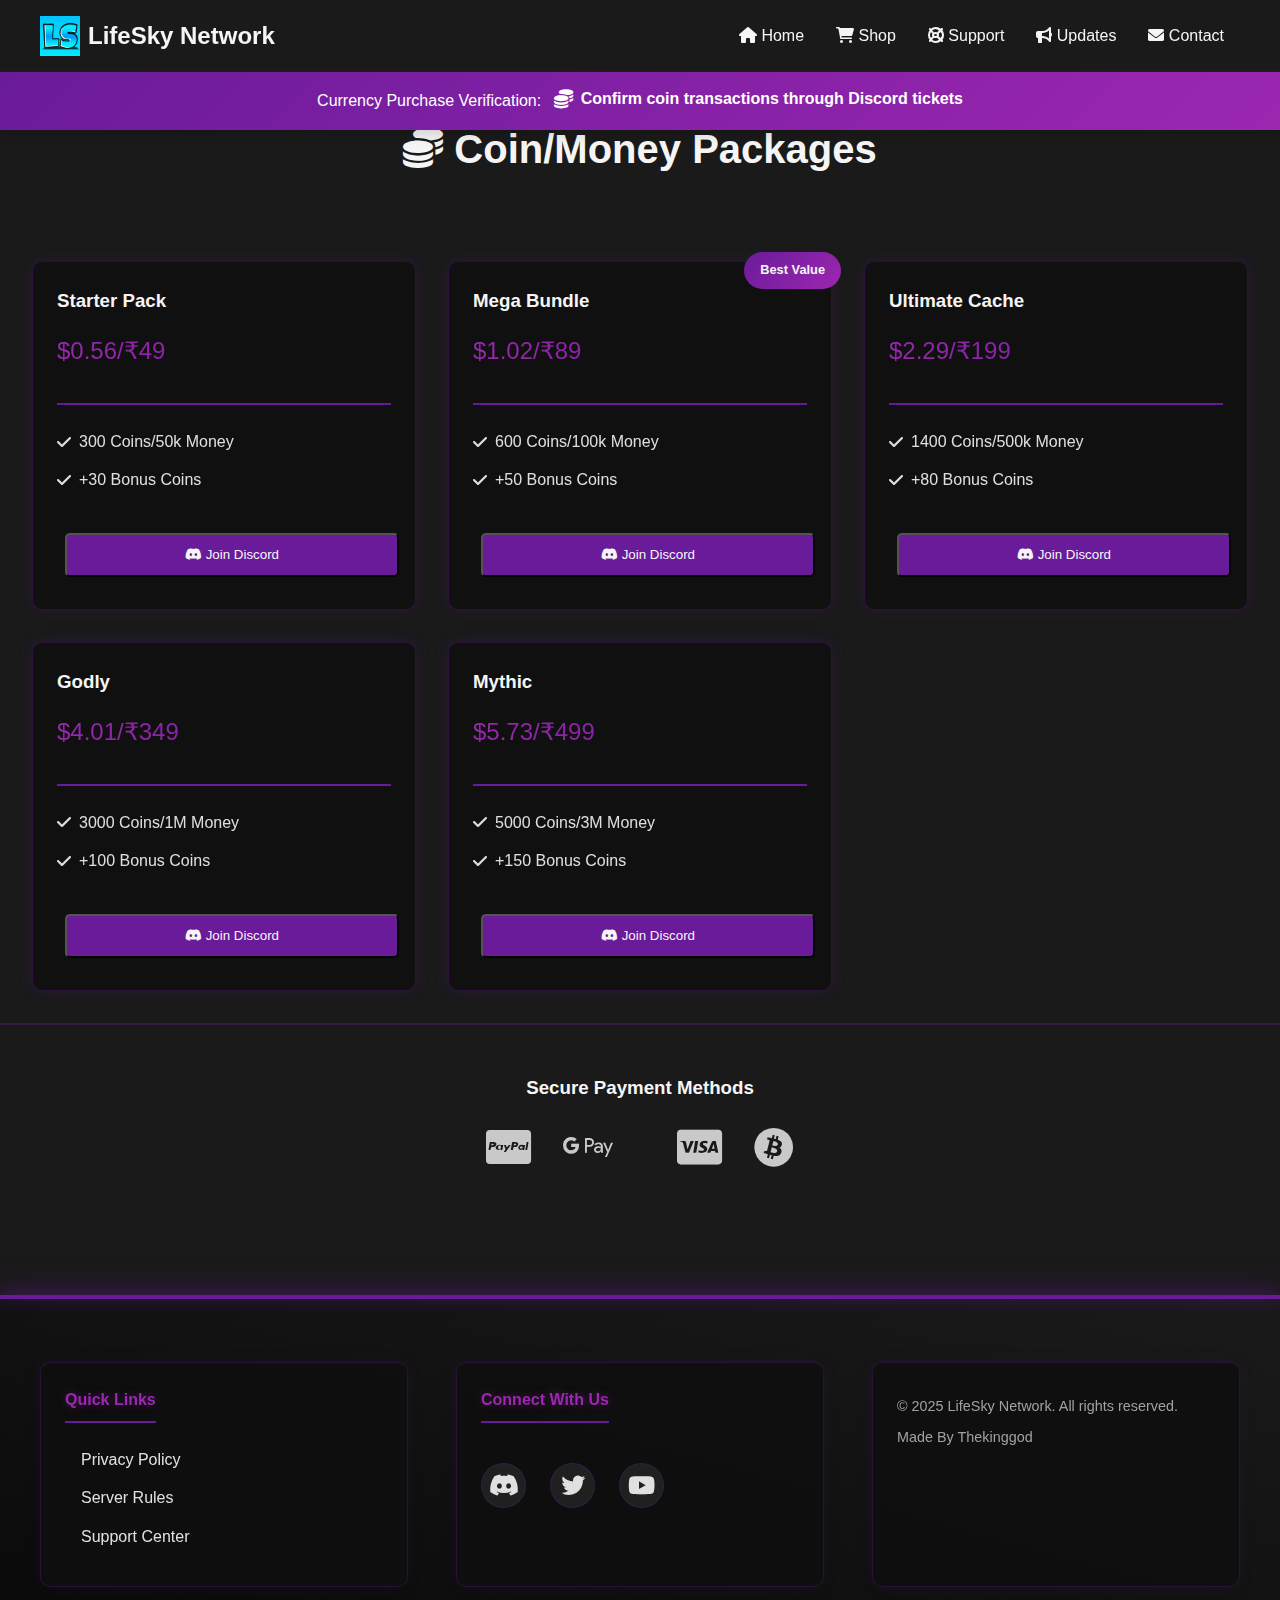
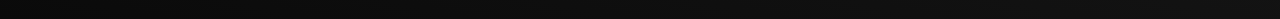
<file: shop-coins.html>
<!DOCTYPE html>
<html lang="en">
<head>
    <meta charset="UTF-8">
    <meta name="viewport" content="width=device-width, initial-scale=1.0">
    <title>LifeSky Network - Coin/Money Packages</title>
    <link rel="stylesheet" href="css/style.css">
    <link rel="stylesheet" href="https://cdnjs.cloudflare.com/ajax/libs/font-awesome/6.0.0/css/all.min.css">
    <meta property="og:title" content="LifeSky Network - In-Game Coins">
    <meta property="og:description" content="Purchase in-game currency packages">
    <meta property="og:image" content="https://yourserver.com/images/coins-banner.jpg">
    <link rel="icon" type="image/png" href="images/favicon.png">
</head>
<body>
    <div class="purchase-notice">
        <span>Currency Purchase Verification:</span>
        <a href="https://discord.gg/s2ghGe66S9" target="_blank">
            <i class="fas fa-coins"></i>
            Confirm coin transactions through Discord tickets
        </a>
    </div>
    <nav class="navbar">
        <div class="nav-container">
            <a href="/" class="brand">
                <img src="images/logo.png" alt="LifeSky Network Logo" class="logo">
                LifeSky Network
            </a>
            <div class="nav-toggle" id="navToggle">
                <span class="bar"></span>
                <span class="bar"></span>
                <span class="bar"></span>
            </div>
            <ul class="nav-menu" id="navMenu">
                <li><a href="index.html"><i class="fas fa-home"></i> Home</a></li>
                <li><a href="shop-main.html" class="active"><i class="fas fa-shopping-cart"></i> Shop</a></li>
                <li><a href="support.html"><i class="fas fa-life-ring"></i> Support</a></li>
                <li><a href="updates.html"><i class="fas fa-bullhorn"></i> Updates</a></li>
                <li><a href="contact.html"><i class="fas fa-envelope"></i> Contact</a></li>
            </ul>
        </div>
    </nav>

    <main class="container">
        <div class="breadcrumb">
            <a href="shop-main.html">Store</a> / Coins
        </div>

        <section class="store-section">
            <h2 class="section-title"><i class="fas fa-coins"></i> Coin/Money Packages</h2>
            
            <div class="store-grid">
                <div class="package-card glow">
                    <div class="package-header">
                        <h3>Starter Pack</h3>
                        <div class="price">$0.56/₹49</div>
                    </div>
                    <ul class="package-features">
                        <li><i class="fas fa-check"></i> 300 Coins/50k Money</li>
                        <li><i class="fas fa-check"></i> +30 Bonus Coins</li>
                    </ul>
                    <button 
                        class="btn btn-purchase"
                        onclick="window.location.href='https://discord.gg/s2ghGe66S9'"
                    >
                        <i class="fab fa-discord"></i> Join Discord
                    </button>
                </div>

                <div class="package-card glow">
                    <div class="package-badge">Best Value</div>
                    <div class="package-header">
                        <h3>Mega Bundle</h3>
                        <div class="price">$1.02/₹89</div>
                    </div>
                    <ul class="package-features">
                        <li><i class="fas fa-check"></i> 600 Coins/100k Money</li>
                        <li><i class="fas fa-check"></i> +50 Bonus Coins</li>
                    </ul>
                    <button 
                        class="btn btn-purchase"
                        onclick="window.location.href='https://discord.gg/s2ghGe66S9'"
                    >
                        <i class="fab fa-discord"></i> Join Discord
                    </button>
                </div>

                <div class="package-card glow">
                    <div class="package-header">
                        <h3>Ultimate Cache</h3>
                        <div class="price">$2.29/₹199</div>
                    </div>
                    <ul class="package-features">
                        <li><i class="fas fa-check"></i> 1400 Coins/500k Money</li>
                        <li><i class="fas fa-check"></i> +80 Bonus Coins</li>
                    </ul>
                    <button 
                        class="btn btn-purchase"
                        onclick="window.location.href='https://discord.gg/s2ghGe66S9'"
                    >
                        <i class="fab fa-discord"></i> Join Discord
                    </button>
                </div>
                
                <div class="package-card glow">
                    <div class="package-header">
                        <h3>Godly</h3>
                        <div class="price">$4.01/₹349</div>
                    </div>
                    <ul class="package-features">
                        <li><i class="fas fa-check"></i> 3000 Coins/1M Money</li>
                        <li><i class="fas fa-check"></i> +100 Bonus Coins</li>
                    </ul>
                    <button 
                        class="btn btn-purchase"
                        onclick="window.location.href='https://discord.gg/s2ghGe66S9'"
                    >
                        <i class="fab fa-discord"></i> Join Discord
                    </button>
                </div>
                
                <div class="package-card glow">
                    <div class="package-header">
                        <h3>Mythic</h3>
                        <div class="price">$5.73/₹499</div>
                    </div>
                    <ul class="package-features">
                        <li><i class="fas fa-check"></i> 5000 Coins/3M Money</li>
                        <li><i class="fas fa-check"></i> +150 Bonus Coins</li>
                    </ul>
                    <button 
                        class="btn btn-purchase"
                        onclick="window.location.href='https://discord.gg/s2ghGe66S9'"
                    >
                        <i class="fab fa-discord"></i> Join Discord
                    </button>
                </div>
            </div>
        </section>

        <section class="payment-methods">
            <h3>Secure Payment Methods</h3>
            <div class="payment-icons">
                <i class="fab fa-cc-paypal"></i>
                <i class="fab fa-google-pay"></i>
                <i class="fab fa-upi"></i>
                <i class="fab fa-cc-visa"></i>
                <i class="fab fa-bitcoin"></i>
            </div>
        </section>
    </main>

    <footer class="footer">
        <div class="footer-container">
            <div class="footer-section">
                <h4>Quick Links</h4>
                <ul>
                    <li><a href="policy.html">Privacy Policy</a></li>
                    <li><a href="rules.html">Server Rules</a></li>
                    <li><a href="support.html">Support Center</a></li>
                </ul>
            </div>
            <div class="footer-section">
                <h4>Connect With Us</h4>
                <div class="social-links">
                    <a href="#"><i class="fab fa-discord"></i></a>
                    <a href="#"><i class="fab fa-twitter"></i></a>
                    <a href="#"><i class="fab fa-youtube"></i></a>
                </div>
            </div>
            <div class="footer-section">
                <p>&copy; 2025 LifeSky Network. All rights reserved.</p>
                <p>Made By Thekinggod</p>
            </div>
        </div>
    </footer>

    <script src="js/script.js"></script>
</body>
</html>
</file>
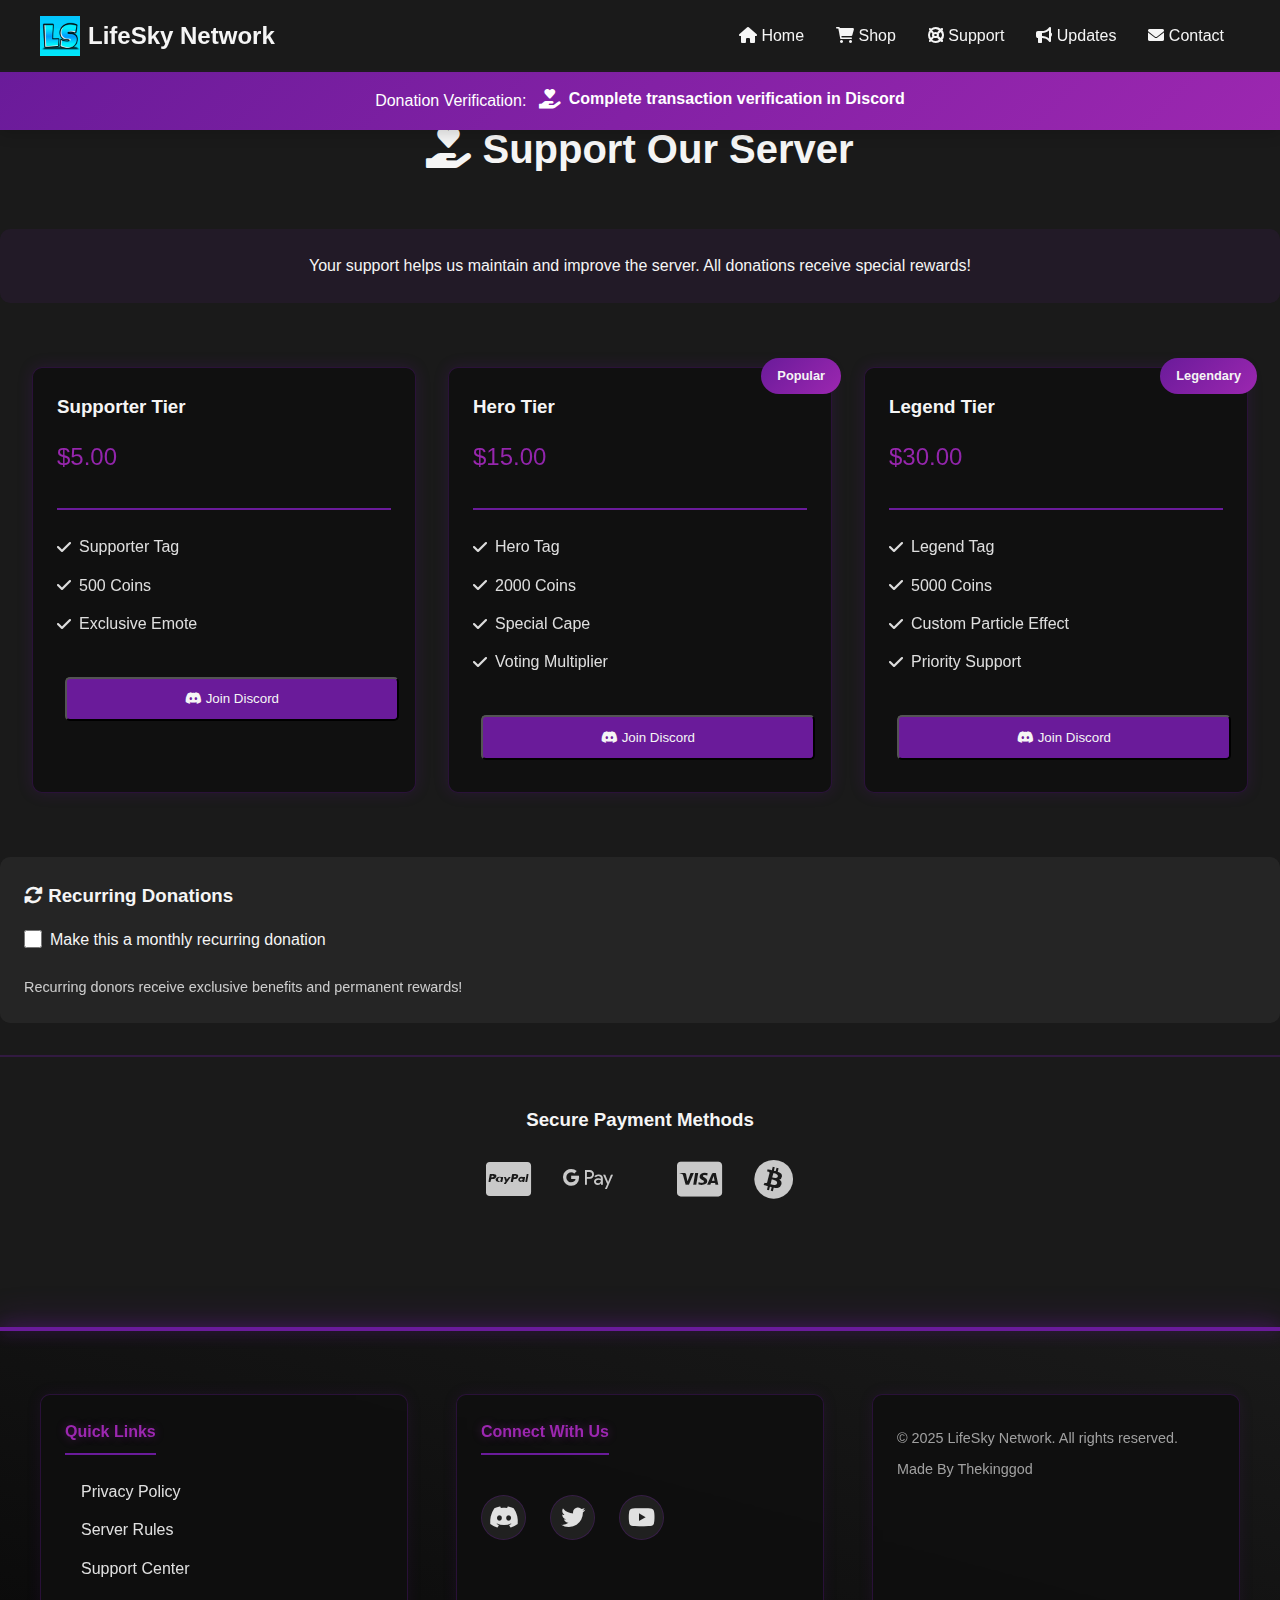
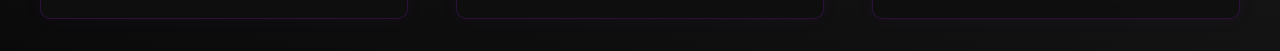
<file: shop-donate.html>
<!DOCTYPE html>
<html lang="en">
<head>
    <meta charset="UTF-8">
    <meta name="viewport" content="width=device-width, initial-scale=1.0">
    <title>LifeSky Network - Support Us</title>
    <link rel="stylesheet" href="css/style.css">
    <link rel="stylesheet" href="https://cdnjs.cloudflare.com/ajax/libs/font-awesome/6.0.0/css/all.min.css">
    <meta property="og:title" content="Support LifeSky Network">
    <meta property="og:description" content="Help keep the server running">
    <meta property="og:image" content="https://yourserver.com/images/donate-banner.jpg">
    <meta property="og:url" content="https://yourserver.com/shop-donate.html">
    <link rel="icon" type="image/png" href="images/favicon.png">
</head>
<body>
    <div class="purchase-notice">
        <span>Donation Verification:</span>
        <a href="https://discord.gg/s2ghGe66S9" target="_blank">
            <i class="fas fa-hand-holding-heart"></i>
            Complete transaction verification in Discord
        </a>
    </div>

    <nav class="navbar">
        <div class="nav-container">
            <a href="/" class="brand">
                <img src="images/logo.png" alt="LifeSky Network Logo" class="logo">
                LifeSky Network
            </a>
            <div class="nav-toggle" id="navToggle">
                <span class="bar"></span>
                <span class="bar"></span>
                <span class="bar"></span>
            </div>
            <ul class="nav-menu" id="navMenu">
                <li><a href="index.html"><i class="fas fa-home"></i> Home</a></li>
                <li><a href="shop-main.html" class="active"><i class="fas fa-shopping-cart"></i> Shop</a></li>
                <li><a href="support.html"><i class="fas fa-life-ring"></i> Support</a></li>
                <li><a href="updates.html"><i class="fas fa-bullhorn"></i> Updates</a></li>
                <li><a href="contact.html"><i class="fas fa-envelope"></i> Contact</a></li>
            </ul>
        </div>
    </nav>

    <main class="container">
        <div class="breadcrumb">
            <a href="shop-main.html">Store</a> / Donate
        </div>

        <section class="store-section">
            <h2 class="section-title"><i class="fas fa-hand-holding-heart"></i> Support Our Server</h2>
            
            <div class="donation-intro">
                <p>Your support helps us maintain and improve the server. All donations receive special rewards!</p>
            </div>

            <div class="store-grid">
                <div class="package-card glow">
                    <div class="package-header">
                        <h3>Supporter Tier</h3>
                        <div class="price">$5.00</div>
                    </div>
                    <ul class="package-features">
                        <li><i class="fas fa-check"></i> Supporter Tag</li>
                        <li><i class="fas fa-check"></i> 500 Coins</li>
                        <li><i class="fas fa-check"></i> Exclusive Emote</li>
                    </ul>
                    <button 
                        class="btn btn-purchase"
                        onclick="window.location.href='https://discord.gg/s2ghGe66S9'"
                    >
                        <i class="fab fa-discord"></i> Join Discord
                    </button>
                </div>

                <div class="package-card glow">
                    <div class="package-badge">Popular</div>
                    <div class="package-header">
                        <h3>Hero Tier</h3>
                        <div class="price">$15.00</div>
                    </div>
                    <ul class="package-features">
                        <li><i class="fas fa-check"></i> Hero Tag</li>
                        <li><i class="fas fa-check"></i> 2000 Coins</li>
                        <li><i class="fas fa-check"></i> Special Cape</li>
                        <li><i class="fas fa-check"></i> Voting Multiplier</li>
                    </ul>
                    <button 
                        class="btn btn-purchase"
                        onclick="window.location.href='https://discord.gg/s2ghGe66S9'"
                    >
                        <i class="fab fa-discord"></i> Join Discord
                    </button>
                </div>

                <div class="package-card glow">
                    <div class="package-badge">Legendary</div>
                    <div class="package-header">
                        <h3>Legend Tier</h3>
                        <div class="price">$30.00</div>
                    </div>
                    <ul class="package-features">
                        <li><i class="fas fa-check"></i> Legend Tag</li>
                        <li><i class="fas fa-check"></i> 5000 Coins</li>
                        <li><i class="fas fa-check"></i> Custom Particle Effect</li>
                        <li><i class="fas fa-check"></i> Priority Support</li>
                    </ul>
                    <button 
                        class="btn btn-purchase"
                        onclick="window.location.href='https://discord.gg/s2ghGe66S9'"
                    >
                        <i class="fab fa-discord"></i> Join Discord
                    </button>
                </div>
            </div>

            <div class="recurring-donation">
                <h3><i class="fas fa-sync-alt"></i> Recurring Donations</h3>
                <div class="recurring-option">
                    <label>
                        <input type="checkbox" id="recurringDonation">
                        Make this a monthly recurring donation
                    </label>
                    <p class="note">Recurring donors receive exclusive benefits and permanent rewards!</p>
                </div>
            </div>
        </section>

        <section class="payment-methods">
            <h3>Secure Payment Methods</h3>
            <div class="payment-icons">
                <i class="fab fa-cc-paypal"></i>
                <i class="fab fa-google-pay"></i>
                <i class="fab fa-upi"></i>
                <i class="fab fa-cc-visa"></i>
                <i class="fab fa-bitcoin"></i>
            </div>
        </section>
    </main>

    <footer class="footer">
        <div class="footer-container">
            <div class="footer-section">
                <h4>Quick Links</h4>
                <ul>
                    <li><a href="policy.html">Privacy Policy</a></li>
                    <li><a href="rules.html">Server Rules</a></li>
                    <li><a href="support.html">Support Center</a></li>
                </ul>
            </div>
            <div class="footer-section">
                <h4>Connect With Us</h4>
                <div class="social-links">
                    <a href="#"><i class="fab fa-discord"></i></a>
                    <a href="#"><i class="fab fa-twitter"></i></a>
                    <a href="#"><i class="fab fa-youtube"></i></a>
                </div>
            </div>
            <div class="footer-section">
                <p>&copy; 2025 LifeSky Network. All rights reserved.</p>
                <p>Made By Thekinggod</p>
            </div>
        </div>
    </footer>

    <script src="js/script.js"></script>
</body>
</html>
</file>
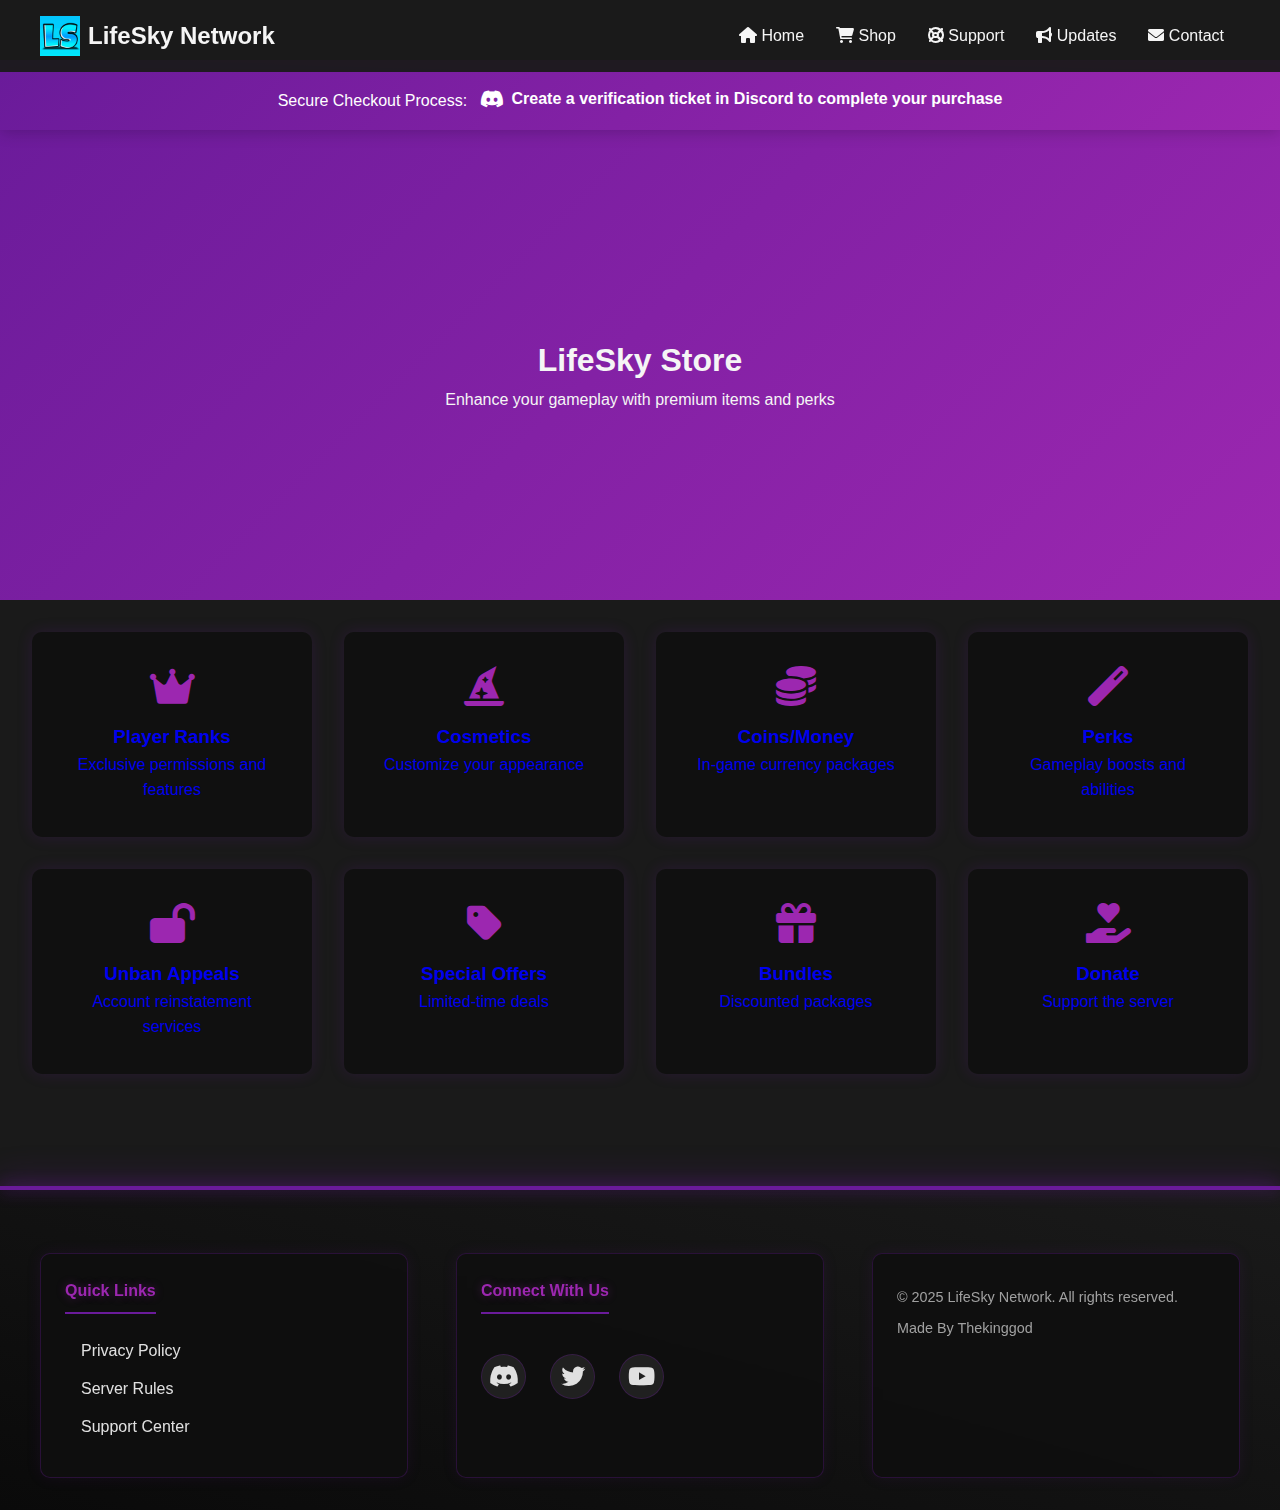
<file: shop-main.html>
<!DOCTYPE html>
<html lang="en">
<head>
    <meta charset="UTF-8">
    <meta name="viewport" content="width=device-width, initial-scale=1.0">
    <title>LifeSky Network - Store</title>
    <link rel="stylesheet" href="css/style.css">
    <link rel="stylesheet" href="https://cdnjs.cloudflare.com/ajax/libs/font-awesome/6.0.0/css/all.min.css">
    <meta property="og:title" content="LifeSky Network - Premium Store">
    <meta property="og:description" content="Enhance your gameplay with premium items">
    <meta property="og:image" content="https://yourserver.com/images/store-banner.jpg">
    <meta property="og:url" content="https://yourserver.com/shop-main.html">
    <meta name="twitter:card" content="summary_large_image">
    <link rel="icon" type="image/png" href="images/favicon.png">
</head>
<body>
    <div class="purchase-notice">
        <span>Secure Checkout Process:</span>
        <a href="https://discord.gg/s2ghGe66S9" target="_blank">
            <i class="fab fa-discord"></i>
            Create a verification ticket in Discord to complete your purchase
        </a>
    </div>
    
    <nav class="navbar">
        <div class="nav-container">
            <a href="/" class="brand">
                <img src="images/logo.png" alt="LifeSky Network Logo" class="logo">
                LifeSky Network
            </a>
            <div class="nav-toggle" id="navToggle">
                <span class="bar"></span>
                <span class="bar"></span>
                <span class="bar"></span>
            </div>
            <ul class="nav-menu" id="navMenu">
                <li><a href="index.html"><i class="fas fa-home"></i> Home</a></li>
                <li><a href="shop-main.html" class="active"><i class="fas fa-shopping-cart"></i> Shop</a></li>
                <li><a href="support.html"><i class="fas fa-life-ring"></i> Support</a></li>
                <li><a href="updates.html"><i class="fas fa-bullhorn"></i> Updates</a></li>
                <li><a href="contact.html"><i class="fas fa-envelope"></i> Contact</a></li>
            </ul>
        </div>
    </nav>

    <main class="container">
        <div class="hero">
            <h1>LifeSky Store</h1>
            <p>Enhance your gameplay with premium items and perks</p>
        </div>

        <div class="category-grid">
            <a href="shop-ranks.html" class="category-card glow">
                <i class="fas fa-crown"></i>
                <h3>Player Ranks</h3>
                <p>Exclusive permissions and features</p>
            </a>

            <a href="shop-cosmetics.html" class="category-card glow">
                <i class="fas fa-hat-wizard"></i>
                <h3>Cosmetics</h3>
                <p>Customize your appearance</p>
            </a>

            <a href="shop-coins.html" class="category-card glow">
                <i class="fas fa-coins"></i>
                <h3>Coins/Money</h3>
                <p>In-game currency packages</p>
            </a>

            <a href="shop-perks.html" class="category-card glow">
                <i class="fas fa-magic"></i>
                <h3>Perks</h3>
                <p>Gameplay boosts and abilities</p>
            </a>

            <a href="shop-unban.html" class="category-card glow">
                <i class="fas fa-lock-open"></i>
                <h3>Unban Appeals</h3>
                <p>Account reinstatement services</p>
            </a>

            <a href="shop-offers.html" class="category-card glow">
                <i class="fas fa-tag"></i>
                <h3>Special Offers</h3>
                <p>Limited-time deals</p>
            </a>

            <a href="shop-bundles.html" class="category-card glow">
                <i class="fas fa-gift"></i>
                <h3>Bundles</h3>
                <p>Discounted packages</p>
            </a>

            <a href="shop-donate.html" class="category-card glow">
                <i class="fas fa-hand-holding-heart"></i>
                <h3>Donate</h3>
                <p>Support the server</p>
            </a>
        </div>
    </main>

    <footer class="footer">
        <div class="footer-container">
            <div class="footer-section">
                <h4>Quick Links</h4>
                <ul>
                    <li><a href="policy.html">Privacy Policy</a></li>
                    <li><a href="rules.html">Server Rules</a></li>
                    <li><a href="support.html">Support Center</a></li>
                </ul>
            </div>
            <div class="footer-section">
                <h4>Connect With Us</h4>
                <div class="social-links">
                    <a href="#"><i class="fab fa-discord"></i></a>
                    <a href="#"><i class="fab fa-twitter"></i></a>
                    <a href="#"><i class="fab fa-youtube"></i></a>
                </div>
            </div>
            <div class="footer-section">
                <p>&copy; 2025 LifeSky Network. All rights reserved.</p>
                <p>Made By Thekinggod</p>
            </div>
        </div>
    </footer>

    <script src="js/script.js"></script>
</body>
</html>
</file>
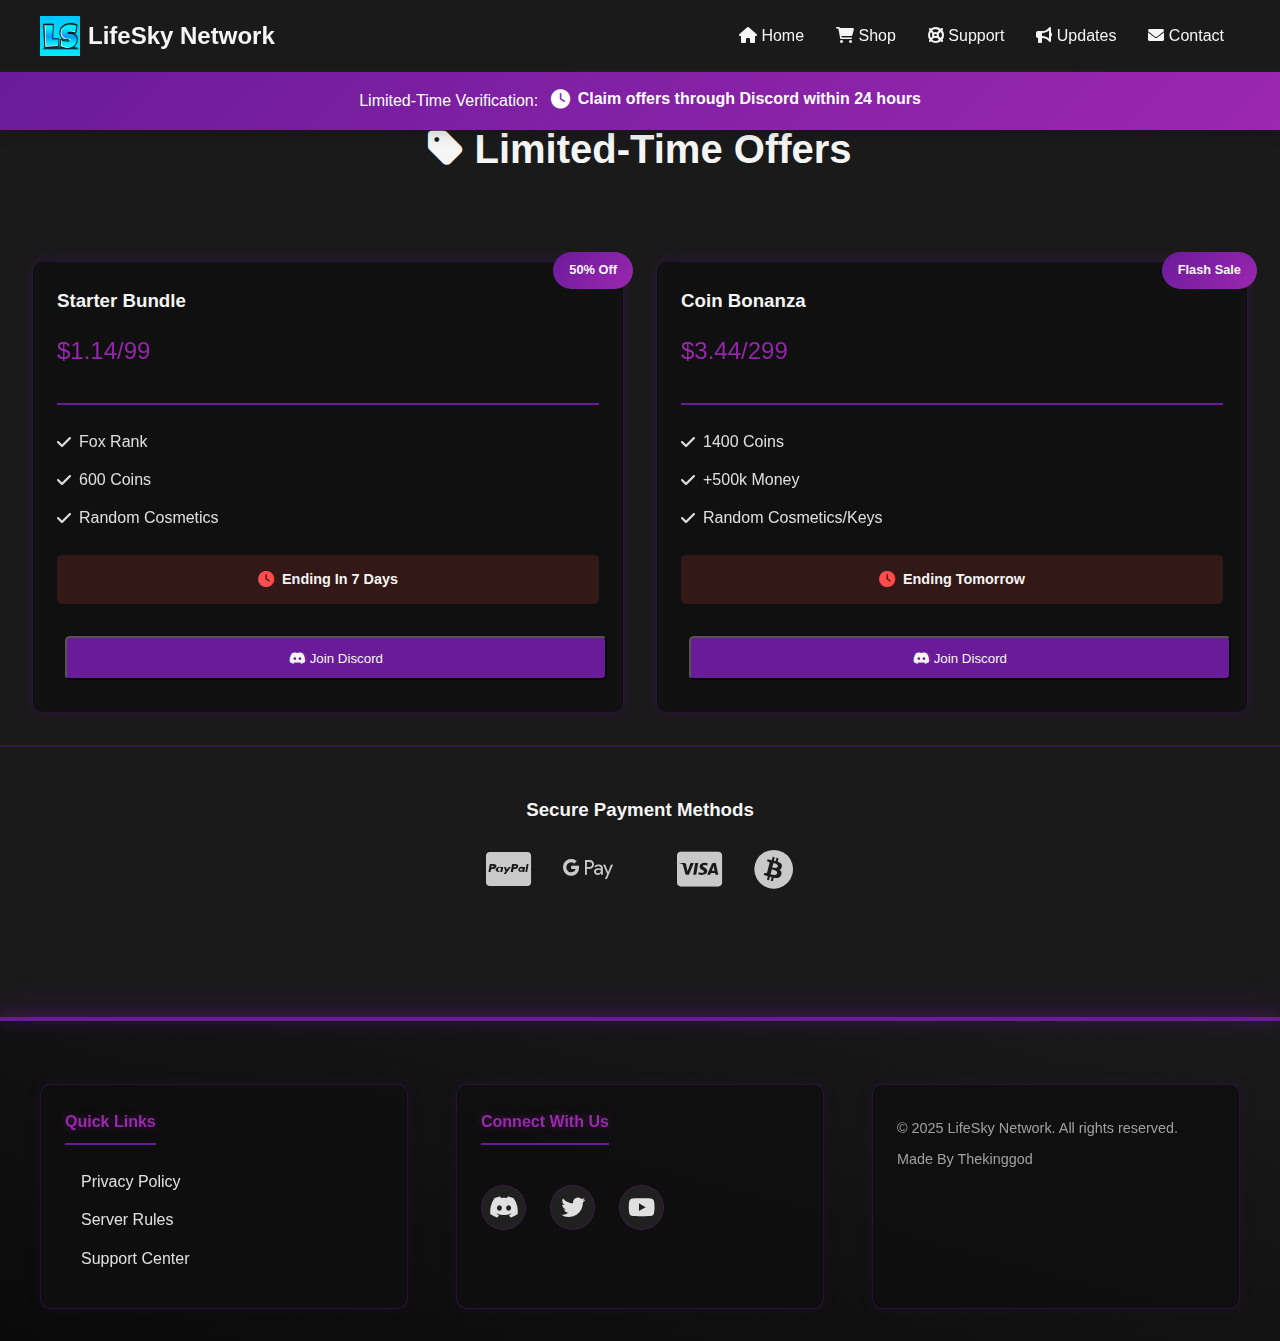
<file: shop-offers.html>
<!DOCTYPE html>
<html lang="en">
<head>
    <meta charset="UTF-8">
    <meta name="viewport" content="width=device-width, initial-scale=1.0">
    <title>LifeSky Network - Special Offers</title>
    <link rel="stylesheet" href="css/style.css">
    <link rel="stylesheet" href="https://cdnjs.cloudflare.com/ajax/libs/font-awesome/6.0.0/css/all.min.css">
    <meta property="og:title" content="LifeSky Network - Limited Offers">
    <meta property="og:description" content="Exclusive time-limited deals">
    <meta property="og:image" content="https://yourserver.com/images/offers-banner.jpg">
    <link rel="icon" type="image/png" href="images/favicon.png">
</head>
<body>
    <div class="purchase-notice">
        <span>Limited-Time Verification:</span>
        <a href="https://discord.gg/s2ghGe66S9" target="_blank">
            <i class="fas fa-clock"></i>
            Claim offers through Discord within 24 hours
        </a>
    </div>
    <nav class="navbar">
        <div class="nav-container">
            <a href="/" class="brand">
                <img src="images/logo.png" alt="LifeSky Network Logo" class="logo">
                LifeSky Network
            </a>
            <div class="nav-toggle" id="navToggle">
                <span class="bar"></span>
                <span class="bar"></span>
                <span class="bar"></span>
            </div>
            <ul class="nav-menu" id="navMenu">
                <li><a href="index.html"><i class="fas fa-home"></i> Home</a></li>
                <li><a href="shop-main.html" class="active"><i class="fas fa-shopping-cart"></i> Shop</a></li>
                <li><a href="support.html"><i class="fas fa-life-ring"></i> Support</a></li>
                <li><a href="updates.html"><i class="fas fa-bullhorn"></i> Updates</a></li>
                <li><a href="contact.html"><i class="fas fa-envelope"></i> Contact</a></li>
            </ul>
        </div>
    </nav>

    <main class="container">
        <div class="breadcrumb">
            <a href="shop-main.html">Store</a> / Special Offers
        </div>

        <section class="store-section">
            <h2 class="section-title"><i class="fas fa-tag"></i> Limited-Time Offers</h2>
            
            <div class="store-grid">
                <div class="package-card glow">
                    <div class="package-badge">50% Off</div>
                    <div class="package-header">
                        <h3>Starter Bundle</h3>
                        <div class="price">$1.14/99</div>
                    </div>
                    <ul class="package-features">
                        <li><i class="fas fa-check"></i> Fox Rank</li>
                        <li><i class="fas fa-check"></i> 600 Coins</li>
                        <li><i class="fas fa-check"></i> Random Cosmetics</li>
                    </ul>
                    <div class="offer-timer">
                        <i class="fas fa-clock"></i>
                        <span>Ending In 7 Days</span>
                    </div>
                    <button 
                        class="btn btn-purchase"
                        onclick="window.location.href='https://discord.gg/s2ghGe66S9'"
                    >
                        <i class="fab fa-discord"></i> Join Discord
                    </button>
                </div>

                <div class="package-card glow">
                    <div class="package-badge">Flash Sale</div>
                    <div class="package-header">
                        <h3>Coin Bonanza</h3>
                        <div class="price">$3.44/299</div>
                    </div>
                    <ul class="package-features">
                        <li><i class="fas fa-check"></i> 1400 Coins</li>
                        <li><i class="fas fa-check"></i> +500k Money</li>
                        <li><i class="fas fa-check"></i> Random Cosmetics/Keys</li>
                    </ul>
                    <div class="offer-timer">
                        <i class="fas fa-clock"></i>
                        <span>Ending Tomorrow</span>
                    </div>
                    <button 
                        class="btn btn-purchase"
                        onclick="window.location.href='https://discord.gg/s2ghGe66S9'"
                    >
                        <i class="fab fa-discord"></i> Join Discord
                    </button>
                </div>
            </div>
        </section>

        <section class="payment-methods">
            <h3>Secure Payment Methods</h3>
            <div class="payment-icons">
                <i class="fab fa-cc-paypal"></i>
                <i class="fab fa-google-pay"></i>
                <i class="fab fa-upi"></i>
                <i class="fab fa-cc-visa"></i>
                <i class="fab fa-bitcoin"></i>
            </div>
        </section>
    </main>

    <footer class="footer">
        <div class="footer-container">
            <div class="footer-section">
                <h4>Quick Links</h4>
                <ul>
                    <li><a href="policy.html">Privacy Policy</a></li>
                    <li><a href="rules.html">Server Rules</a></li>
                    <li><a href="support.html">Support Center</a></li>
                </ul>
            </div>
            <div class="footer-section">
                <h4>Connect With Us</h4>
                <div class="social-links">
                    <a href="#"><i class="fab fa-discord"></i></a>
                    <a href="#"><i class="fab fa-twitter"></i></a>
                    <a href="#"><i class="fab fa-youtube"></i></a>
                </div>
            </div>
            <div class="footer-section">
                <p>&copy; 2025 LifeSky Network. All rights reserved.</p>
                <p>Made By Thekinggod</p>
            </div>
        </div>
    </footer>

    <script src="js/script.js"></script>
</body>
</html>
</file>
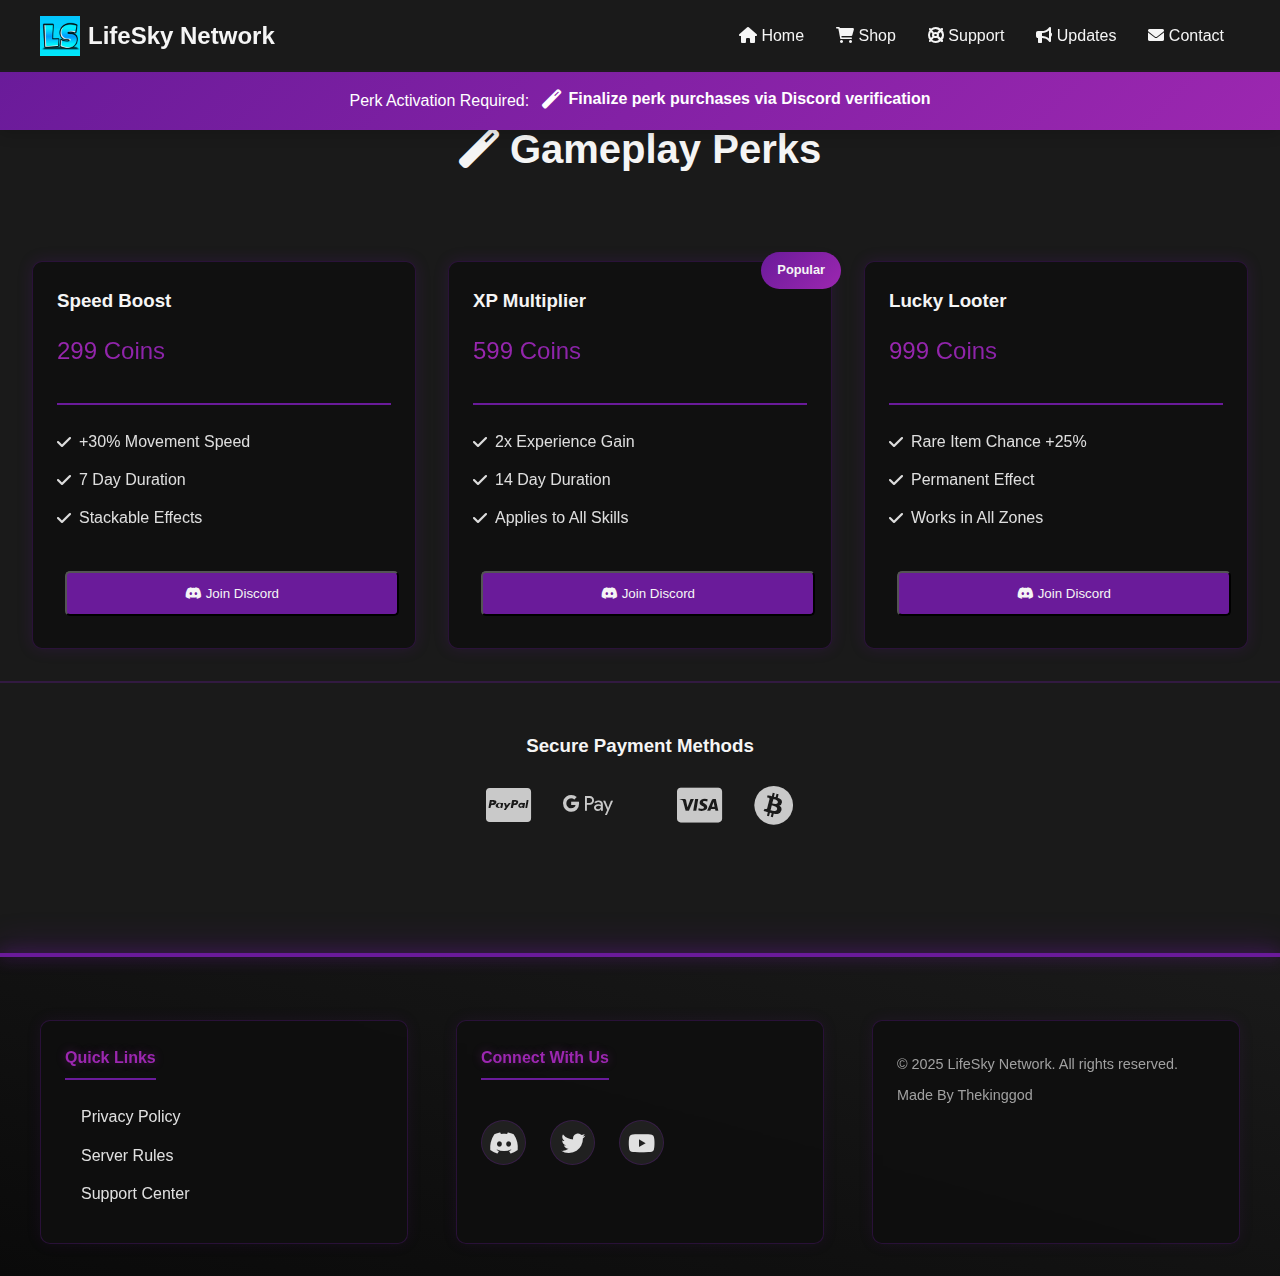
<file: shop-perks.html>
<!DOCTYPE html>
<html lang="en">
<head>
    <meta charset="UTF-8">
    <meta name="viewport" content="width=device-width, initial-scale=1.0">
    <title>LifeSky Network - Exclusive Perks</title>
    <link rel="stylesheet" href="css/style.css">
    <link rel="stylesheet" href="https://cdnjs.cloudflare.com/ajax/libs/font-awesome/6.0.0/css/all.min.css">
    <meta property="og:title" content="LifeSky Network - Gameplay Perks">
    <meta property="og:description" content="Unlock special abilities and boosts">
    <meta property="og:image" content="https://yourserver.com/images/perks-banner.jpg">
    <meta property="og:url" content="https://yourserver.com/shop-perks.html">
    <link rel="icon" type="image/png" href="images/favicon.png">
</head>
<body>
    <div class="purchase-notice">
        <span>Perk Activation Required:</span>
        <a href="https://discord.gg/s2ghGe66S9" target="_blank">
            <i class="fas fa-magic"></i>
            Finalize perk purchases via Discord verification
        </a>
    </div>
    <nav class="navbar">
        <div class="nav-container">
            <a href="/" class="brand">
                <img src="images/logo.png" alt="LifeSky Network Logo" class="logo">
                LifeSky Network
            </a>
            <div class="nav-toggle" id="navToggle">
                <span class="bar"></span>
                <span class="bar"></span>
                <span class="bar"></span>
            </div>
            <ul class="nav-menu" id="navMenu">
                <li><a href="index.html"><i class="fas fa-home"></i> Home</a></li>
                <li><a href="shop-main.html" class="active"><i class="fas fa-shopping-cart"></i> Shop</a></li>
                <li><a href="support.html"><i class="fas fa-life-ring"></i> Support</a></li>
                <li><a href="updates.html"><i class="fas fa-bullhorn"></i> Updates</a></li>
                <li><a href="contact.html"><i class="fas fa-envelope"></i> Contact</a></li>
            </ul>
        </div>
    </nav>

    <main class="container">
        <div class="breadcrumb">
            <a href="shop-main.html">Store</a> / Perks
        </div>

        <section class="store-section">
            <h2 class="section-title"><i class="fas fa-magic"></i> Gameplay Perks</h2>
            
            <div class="store-grid">
                <div class="package-card glow">
                    <div class="package-header">
                        <h3>Speed Boost</h3>
                        <div class="price">299 Coins</div>
                    </div>
                    <ul class="package-features">
                        <li><i class="fas fa-check"></i> +30% Movement Speed</li>
                        <li><i class="fas fa-check"></i> 7 Day Duration</li>
                        <li><i class="fas fa-check"></i> Stackable Effects</li>
                    </ul>
                    <button 
                        class="btn btn-purchase"
                        onclick="window.location.href='https://discord.gg/s2ghGe66S9'"
                    >
                        <i class="fab fa-discord"></i> Join Discord
                    </button>
                </div>

                <div class="package-card glow">
                    <div class="package-badge">Popular</div>
                    <div class="package-header">
                        <h3>XP Multiplier</h3>
                        <div class="price">599 Coins</div>
                    </div>
                    <ul class="package-features">
                        <li><i class="fas fa-check"></i> 2x Experience Gain</li>
                        <li><i class="fas fa-check"></i> 14 Day Duration</li>
                        <li><i class="fas fa-check"></i> Applies to All Skills</li>
                    </ul>
                    <button 
                        class="btn btn-purchase"
                        onclick="window.location.href='https://discord.gg/s2ghGe66S9'"
                    >
                        <i class="fab fa-discord"></i> Join Discord
                    </button>
                </div>

                <div class="package-card glow">
                    <div class="package-header">
                        <h3>Lucky Looter</h3>
                        <div class="price">999 Coins</div>
                    </div>
                    <ul class="package-features">
                        <li><i class="fas fa-check"></i> Rare Item Chance +25%</li>
                        <li><i class="fas fa-check"></i> Permanent Effect</li>
                        <li><i class="fas fa-check"></i> Works in All Zones</li>
                    </ul>
                    <button 
                        class="btn btn-purchase"
                        onclick="window.location.href='https://discord.gg/s2ghGe66S9'"
                    >
                        <i class="fab fa-discord"></i> Join Discord
                    </button>
                </div>
            </div>
        </section>

        <section class="payment-methods">
            <h3>Secure Payment Methods</h3>
            <div class="payment-icons">
                <i class="fab fa-cc-paypal"></i>
                <i class="fab fa-google-pay"></i>
                <i class="fab fa-upi"></i>
                <i class="fab fa-cc-visa"></i>
                <i class="fab fa-bitcoin"></i>
            </div>
        </section>
    </main>

    <footer class="footer">
        <div class="footer-container">
            <div class="footer-section">
                <h4>Quick Links</h4>
                <ul>
                    <li><a href="policy.html">Privacy Policy</a></li>
                    <li><a href="rules.html">Server Rules</a></li>
                    <li><a href="support.html">Support Center</a></li>
                </ul>
            </div>
            <div class="footer-section">
                <h4>Connect With Us</h4>
                <div class="social-links">
                    <a href="#"><i class="fab fa-discord"></i></a>
                    <a href="#"><i class="fab fa-twitter"></i></a>
                    <a href="#"><i class="fab fa-youtube"></i></a>
                </div>
            </div>
            <div class="footer-section">
                <p>&copy; 2025 LifeSky Network. All rights reserved.</p>
                <p>Made By Thekinggod</p>
            </div>
        </div>
    </footer>

    <script src="js/script.js"></script>
</body>
</html>
</file>
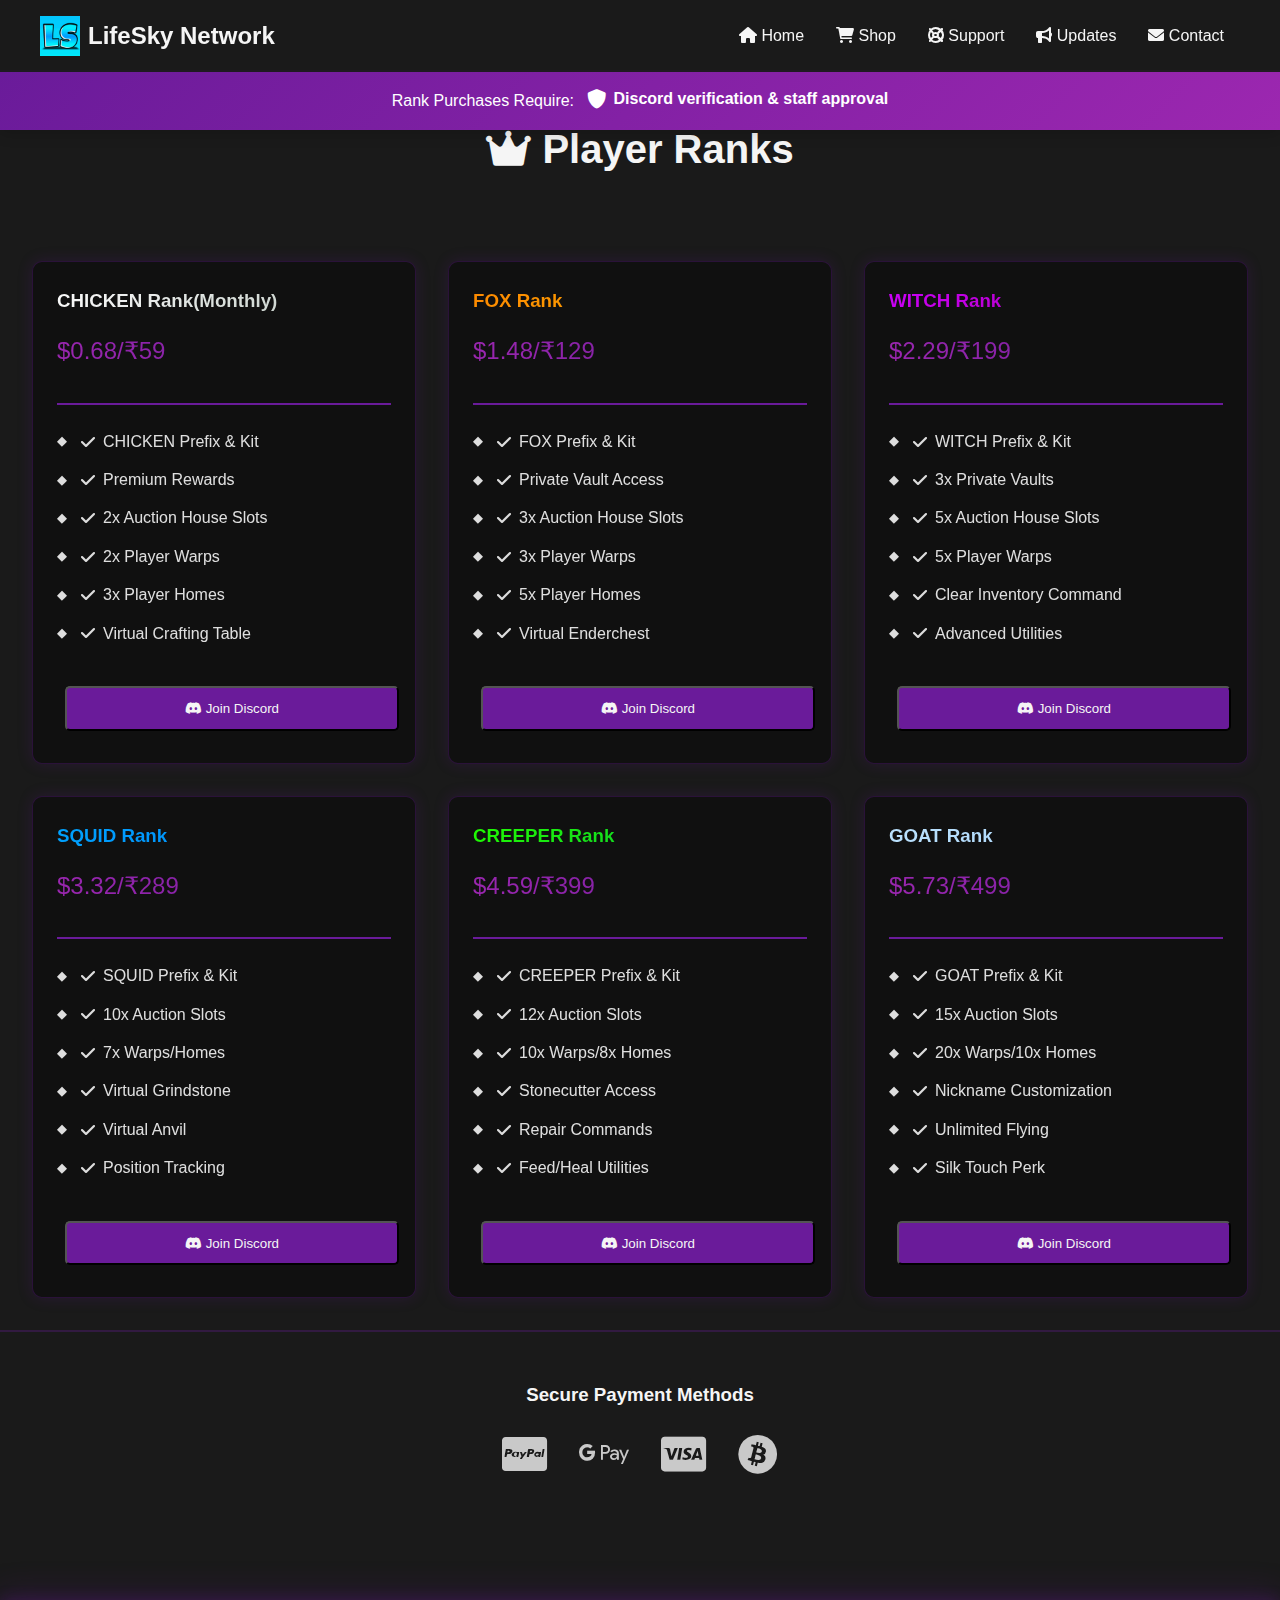
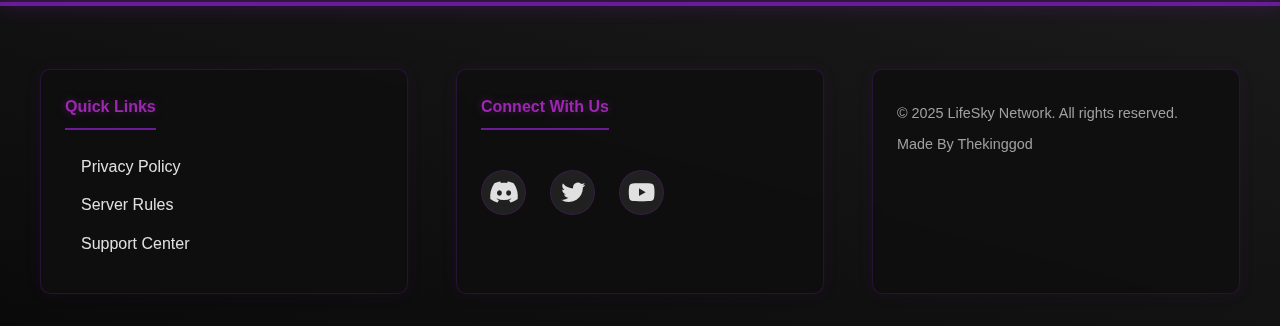
<file: shop-ranks.html>
<!DOCTYPE html>
<html lang="en">
<head>
    <meta charset="UTF-8">
    <meta name="viewport" content="width=device-width, initial-scale=1.0">
    <title>LifeSky Network - Player Ranks</title>
    <link rel="stylesheet" href="css/style.css">
    <link rel="stylesheet" href="https://cdnjs.cloudflare.com/ajax/libs/font-awesome/6.0.0/css/all.min.css">
    <meta property="og:title" content="LifeSky Network - Player Ranks">
    <meta property="og:description" content="Purchase exclusive ranks and privileges">
    <meta property="og:image" content="https://yourserver.com/images/ranks-banner.jpg">
    <meta property="og:url" content="https://yourserver.com/shop-ranks.html">
    <meta name="twitter:card" content="summary_large_image">
    <link rel="icon" type="image/png" href="images/favicon.png">
</head>
<body>
    <div class="purchase-notice">
        <span>Rank Purchases Require:</span>
        <a href="https://discord.gg/s2ghGe66S9" target="_blank">
            <i class="fas fa-shield-alt"></i>
            Discord verification & staff approval
        </a>
    </div>
    
    <nav class="navbar">
        <div class="nav-container">
            <a href="/" class="brand">
                <img src="images/logo.png" alt="LifeSky Network Logo" class="logo">
                LifeSky Network
            </a>
            <div class="nav-toggle" id="navToggle">
                <span class="bar"></span>
                <span class="bar"></span>
                <span class="bar"></span>
            </div>
            <ul class="nav-menu" id="navMenu">
                <li><a href="index.html"><i class="fas fa-home"></i> Home</a></li>
                <li><a href="shop-main.html" class="active"><i class="fas fa-shopping-cart"></i> Shop</a></li>
                <li><a href="support.html"><i class="fas fa-life-ring"></i> Support</a></li>
                <li><a href="updates.html"><i class="fas fa-bullhorn"></i> Updates</a></li>
                <li><a href="contact.html"><i class="fas fa-envelope"></i> Contact</a></li>
            </ul>
        </div>
    </nav>

    <main class="container">
        <div class="breadcrumb">
            <a href="shop-main.html">Store</a> / Player Ranks
        </div>

        <section class="store-section">
            <h2 class="section-title"><i class="fas fa-crown"></i> Player Ranks</h2>
            
            <div class="store-grid">
                <!-- Chicken Rank -->
                <div class="package-card glow">
                    <div class="package-header">
                        <h3 class="rank-chicken">CHICKEN Rank(Monthly)</h3>
                        <div class="price">$0.68/₹59</div>
                    </div>
                    <ul class="package-features rank-perks">
                        <li><i class="fas fa-check"></i> CHICKEN Prefix & Kit</li>
                        <li><i class="fas fa-check"></i> Premium Rewards</li>
                        <li><i class="fas fa-check"></i> 2x Auction House Slots</li>
                        <li><i class="fas fa-check"></i> 2x Player Warps</li>
                        <li><i class="fas fa-check"></i> 3x Player Homes</li>
                        <li><i class="fas fa-check"></i> Virtual Crafting Table</li>
                    </ul>
                    <button 
                        class="btn btn-purchase"
                        onclick="window.location.href='https://discord.gg/s2ghGe66S9'"
                    >
                        <i class="fab fa-discord"></i> Join Discord
                    </button>
                </div>

                <!-- Fox Rank -->
                <div class="package-card glow">
                    <div class="package-header">
                        <h3 class="rank-fox">FOX Rank</h3>
                        <div class="price">$1.48/₹129</div>
                    </div>
                    <ul class="package-features rank-perks">
                        <li><i class="fas fa-check"></i> FOX Prefix & Kit</li>
                        <li><i class="fas fa-check"></i> Private Vault Access</li>
                        <li><i class="fas fa-check"></i> 3x Auction House Slots</li>
                        <li><i class="fas fa-check"></i> 3x Player Warps</li>
                        <li><i class="fas fa-check"></i> 5x Player Homes</li>
                        <li><i class="fas fa-check"></i> Virtual Enderchest</li>
                    </ul>
                    <button 
                        class="btn btn-purchase"
                        onclick="window.location.href='https://discord.gg/s2ghGe66S9'"
                    >
                        <i class="fab fa-discord"></i> Join Discord
                    </button>
                </div>

                <!-- Witch Rank -->
                <div class="package-card glow">
                    <div class="package-header">
                        <h3 class="rank-witch">WITCH Rank</h3>
                        <div class="price">$2.29/₹199</div>
                    </div>
                    <ul class="package-features rank-perks">
                        <li><i class="fas fa-check"></i> WITCH Prefix & Kit</li>
                        <li><i class="fas fa-check"></i> 3x Private Vaults</li>
                        <li><i class="fas fa-check"></i> 5x Auction House Slots</li>
                        <li><i class="fas fa-check"></i> 5x Player Warps</li>
                        <li><i class="fas fa-check"></i> Clear Inventory Command</li>
                        <li><i class="fas fa-check"></i> Advanced Utilities</li>
                    </ul>
                    <button 
                        class="btn btn-purchase"
                        onclick="window.location.href='https://discord.gg/s2ghGe66S9'"
                    >
                        <i class="fab fa-discord"></i> Join Discord
                    </button>
                </div>

                <!-- Squid Rank -->
                <div class="package-card glow">
                    <div class="package-header">
                        <h3 class="rank-squid">SQUID Rank</h3>
                        <div class="price">$3.32/₹289</div>
                    </div>
                    <ul class="package-features rank-perks">
                        <li><i class="fas fa-check"></i> SQUID Prefix & Kit</li>
                        <li><i class="fas fa-check"></i> 10x Auction Slots</li>
                        <li><i class="fas fa-check"></i> 7x Warps/Homes</li>
                        <li><i class="fas fa-check"></i> Virtual Grindstone</li>
                        <li><i class="fas fa-check"></i> Virtual Anvil</li>
                        <li><i class="fas fa-check"></i> Position Tracking</li>
                    </ul>
                    <button 
                        class="btn btn-purchase"
                        onclick="window.location.href='https://discord.gg/s2ghGe66S9'"
                    >
                        <i class="fab fa-discord"></i> Join Discord
                    </button>
                </div>

                <!-- Creeper Rank -->
                <div class="package-card glow">
                    <div class="package-header">
                        <h3 class="rank-creeper">CREEPER Rank</h3>
                        <div class="price">$4.59/₹399</div>
                    </div>
                    <ul class="package-features rank-perks">
                        <li><i class="fas fa-check"></i> CREEPER Prefix & Kit</li>
                        <li><i class="fas fa-check"></i> 12x Auction Slots</li>
                        <li><i class="fas fa-check"></i> 10x Warps/8x Homes</li>
                        <li><i class="fas fa-check"></i> Stonecutter Access</li>
                        <li><i class="fas fa-check"></i> Repair Commands</li>
                        <li><i class="fas fa-check"></i> Feed/Heal Utilities</li>
                    </ul>
                    <button 
                        class="btn btn-purchase"
                        onclick="window.location.href='https://discord.gg/s2ghGe66S9'"
                    >
                        <i class="fab fa-discord"></i> Join Discord
                    </button>
                </div>

                <!-- GOAT Rank -->
                <div class="package-card glow">
                    <div class="package-header">
                        <h3 class="rank-goat">GOAT Rank</h3>
                        <div class="price">$5.73/₹499</div>
                    </div>
                    <ul class="package-features rank-perks">
                        <li><i class="fas fa-check"></i> GOAT Prefix & Kit</li>
                        <li><i class="fas fa-check"></i> 15x Auction Slots</li>
                        <li><i class="fas fa-check"></i> 20x Warps/10x Homes</li>
                        <li><i class="fas fa-check"></i> Nickname Customization</li>
                        <li><i class="fas fa-check"></i> Unlimited Flying</li>
                        <li><i class="fas fa-check"></i> Silk Touch Perk</li>
                    </ul>
                    <button 
                        class="btn btn-purchase"
                        onclick="window.location.href='https://discord.gg/s2ghGe66S9'"
                    >
                        <i class="fab fa-discord"></i> Join Discord
                    </button>
                </div>
            </div>
        </section>

        <section class="payment-methods">
            <h3>Secure Payment Methods</h3>
            <div class="payment-icons">
                <i class="fab fa-cc-paypal"></i>
                <i class="fab fa-google-pay"></i>
                <i class="fab fa-cc-visa"></i>
                <i class="fab fa-bitcoin"></i>
            </div>
        </section>
    </main>

    <footer class="footer">
        <div class="footer-container">
            <div class="footer-section">
                <h4>Quick Links</h4>
                <ul>
                    <li><a href="policy.html">Privacy Policy</a></li>
                    <li><a href="rules.html">Server Rules</a></li>
                    <li><a href="support.html">Support Center</a></li>
                </ul>
            </div>
            <div class="footer-section">
                <h4>Connect With Us</h4>
                <div class="social-links">
                    <a href="#"><i class="fab fa-discord"></i></a>
                    <a href="#"><i class="fab fa-twitter"></i></a>
                    <a href="#"><i class="fab fa-youtube"></i></a>
                </div>
            </div>
            <div class="footer-section">
                <p>&copy; 2025 LifeSky Network. All rights reserved.</p>
                <p>Made By Thekinggod</p>
            </div>
        </div>
    </footer>

    <script src="js/script.js"></script>
</body>
</html>
</file>
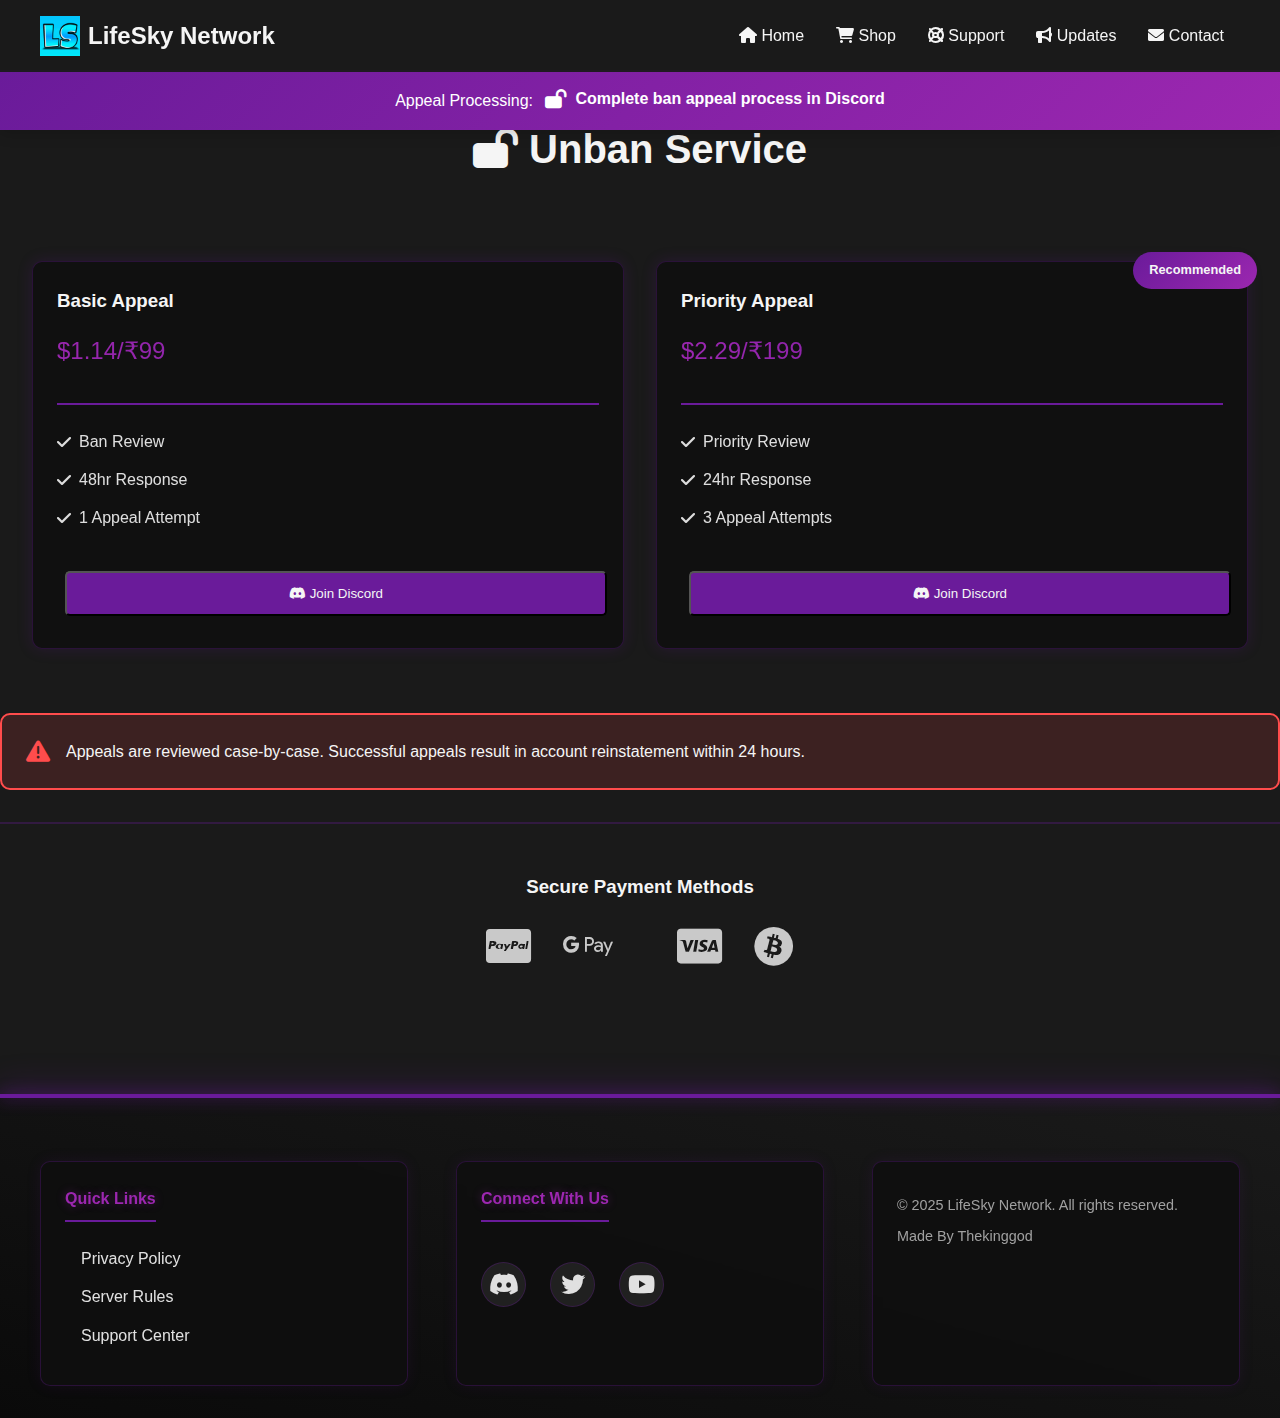
<file: shop-unban.html>
<!DOCTYPE html>
<html lang="en">
<head>
    <meta charset="UTF-8">
    <meta name="viewport" content="width=device-width, initial-scale=1.0">
    <title>LifeSky Network - Unban Appeal</title>
    <link rel="stylesheet" href="css/style.css">
    <link rel="stylesheet" href="https://cdnjs.cloudflare.com/ajax/libs/font-awesome/6.0.0/css/all.min.css">
    <meta property="og:title" content="LifeSky Network - Account Appeals">
    <meta property="og:description" content="Submit an unban appeal request">
    <meta property="og:image" content="https://yourserver.com/images/unban-banner.jpg">
    <link rel="icon" type="image/png" href="images/favicon.png">
</head>
<body>
    <div class="purchase-notice">
        <span>Appeal Processing:</span>
        <a href="https://discord.gg/s2ghGe66S9" target="_blank">
            <i class="fas fa-lock-open"></i>
            Complete ban appeal process in Discord
        </a>
    </div>
    <nav class="navbar">
        <div class="nav-container">
            <a href="/" class="brand">
                <img src="images/logo.png" alt="LifeSky Network Logo" class="logo">
                LifeSky Network
            </a>
            <div class="nav-toggle" id="navToggle">
                <span class="bar"></span>
                <span class="bar"></span>
                <span class="bar"></span>
            </div>
            <ul class="nav-menu" id="navMenu">
                <li><a href="index.html"><i class="fas fa-home"></i> Home</a></li>
                <li><a href="shop-main.html" class="active"><i class="fas fa-shopping-cart"></i> Shop</a></li>
                <li><a href="support.html"><i class="fas fa-life-ring"></i> Support</a></li>
                <li><a href="updates.html"><i class="fas fa-bullhorn"></i> Updates</a></li>
                <li><a href="contact.html"><i class="fas fa-envelope"></i> Contact</a></li>
            </ul>
        </div>
    </nav>

    <main class="container">
        <div class="breadcrumb">
            <a href="shop-main.html">Store</a> / Unban Appeal
        </div>

        <section class="store-section">
            <h2 class="section-title"><i class="fas fa-lock-open"></i> Unban Service</h2>
            
            <div class="store-grid">
                <div class="package-card glow">
                    <div class="package-header">
                        <h3>Basic Appeal</h3>
                        <div class="price">$1.14/₹99</div>
                    </div>
                    <ul class="package-features">
                        <li><i class="fas fa-check"></i> Ban Review</li>
                        <li><i class="fas fa-check"></i> 48hr Response</li>
                        <li><i class="fas fa-check"></i> 1 Appeal Attempt</li>
                    </ul>
                    <button 
                        class="btn btn-purchase"
                        onclick="window.location.href='https://discord.gg/s2ghGe66S9'"
                    >
                        <i class="fab fa-discord"></i> Join Discord
                    </button>
                </div>

                <div class="package-card glow">
                    <div class="package-badge">Recommended</div>
                    <div class="package-header">
                        <h3>Priority Appeal</h3>
                        <div class="price">$2.29/₹199</div>
                    </div>
                    <ul class="package-features">
                        <li><i class="fas fa-check"></i> Priority Review</li>
                        <li><i class="fas fa-check"></i> 24hr Response</li>
                        <li><i class="fas fa-check"></i> 3 Appeal Attempts</li>
                    </ul>
                    <button 
                        class="btn btn-purchase"
                        onclick="window.location.href='https://discord.gg/s2ghGe66S9'"
                    >
                        <i class="fab fa-discord"></i> Join Discord
                    </button>
                </div>
            </div>

            <div class="unban-notice">
                <i class="fas fa-exclamation-triangle"></i>
                <p>Appeals are reviewed case-by-case. Successful appeals result in account reinstatement within 24 hours.</p>
            </div>
        </section>

        <section class="payment-methods">
            <h3>Secure Payment Methods</h3>
            <div class="payment-icons">
                <i class="fab fa-cc-paypal"></i>
                <i class="fab fa-google-pay"></i>
                <i class="fab fa-upi"></i>
                <i class="fab fa-cc-visa"></i>
                <i class="fab fa-bitcoin"></i>
            </div>
        </section>
    </main>

    <footer class="footer">
        <div class="footer-container">
            <div class="footer-section">
                <h4>Quick Links</h4>
                <ul>
                    <li><a href="policy.html">Privacy Policy</a></li>
                    <li><a href="rules.html">Server Rules</a></li>
                    <li><a href="support.html">Support Center</a></li>
                </ul>
            </div>
            <div class="footer-section">
                <h4>Connect With Us</h4>
                <div class="social-links">
                    <a href="#"><i class="fab fa-discord"></i></a>
                    <a href="#"><i class="fab fa-twitter"></i></a>
                    <a href="#"><i class="fab fa-youtube"></i></a>
                </div>
            </div>
            <div class="footer-section">
                <p>&copy; 2025 LifeSky Network. All rights reserved.</p>
                <p>Made By Thekinggod</p>
            </div>
        </div>
    </footer>

    <script src="js/script.js"></script>
</body>
</html>
</file>
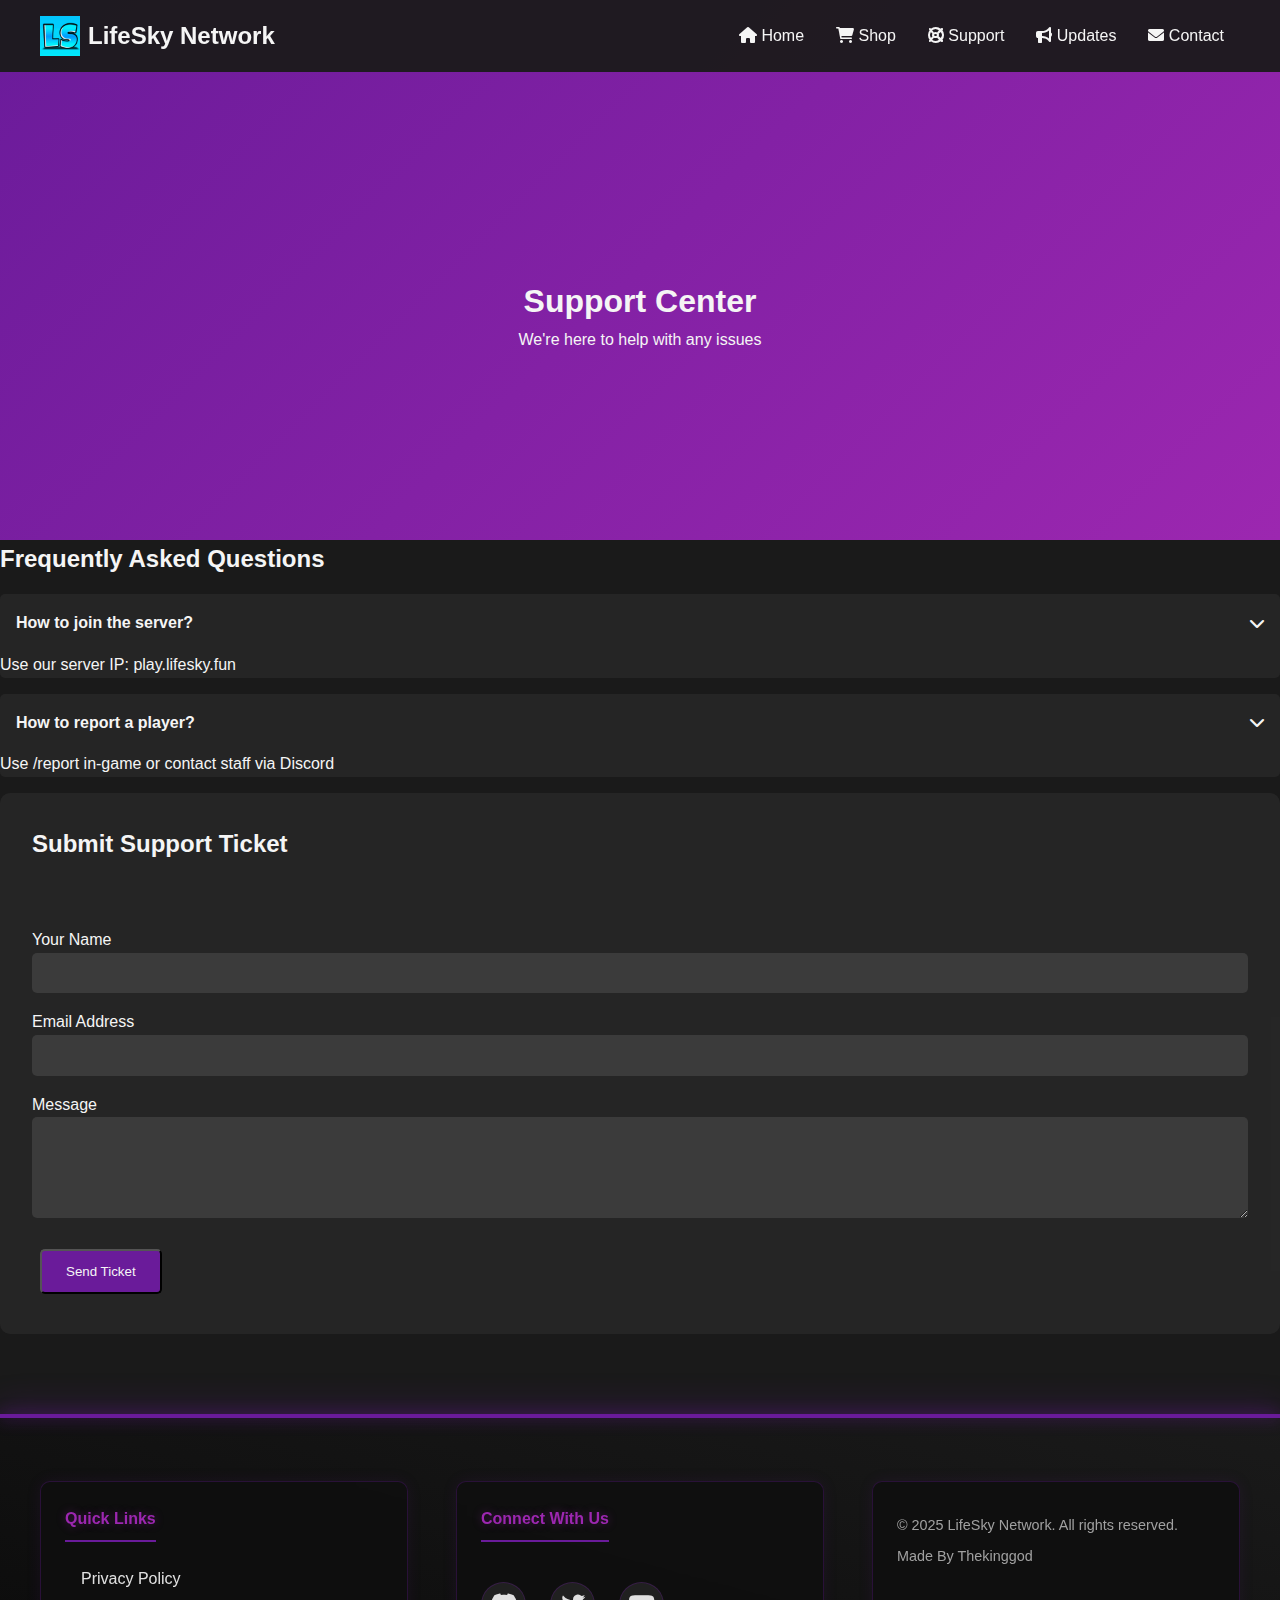
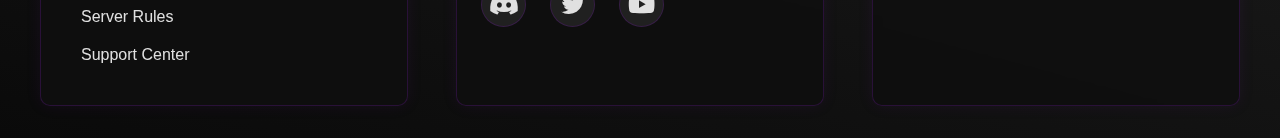
<file: support.html>
<!DOCTYPE html>
<html lang="en">
<head>
    <meta charset="UTF-8">
    <meta name="viewport" content="width=device-width, initial-scale=1.0">
    <title>LifeSky Network - Support</title>
    <link rel="stylesheet" href="css/style.css">
    <link rel="stylesheet" href="https://cdnjs.cloudflare.com/ajax/libs/font-awesome/6.0.0/css/all.min.css">
    <meta name="description" content="Get support for LifeSky Network server issues">
    <meta property="og:title" content="LifeSky Network - Support">
    <meta property="og:description" content="Technical support and player assistance">
    <meta property="og:image" content="https://yourserver.com/images/support-banner.jpg">
    <meta property="og:url" content="https://yourserver.com/support.html">
    <meta name="twitter:card" content="summary_large_image">
    <link rel="icon" type="image/png" href="images/favicon.png">
</head>
<body>
    <nav class="navbar">
        <div class="nav-container">
            <a href="/" class="brand">
                <img src="images/logo.png" alt="LifeSky Network Logo" class="logo">
                LifeSky Network
            </a>
            <div class="nav-toggle" id="navToggle">
                <span class="bar"></span>
                <span class="bar"></span>
                <span class="bar"></span>
            </div>
            <ul class="nav-menu" id="navMenu">
                <li><a href="index.html"><i class="fas fa-home"></i> Home</a></li>
                <li><a href="shop-main.html"><i class="fas fa-shopping-cart"></i> Shop</a></li>
                <li><a href="support.html" class="active"><i class="fas fa-life-ring"></i> Support</a></li>
                <li><a href="updates.html"><i class="fas fa-bullhorn"></i> Updates</a></li>
                <li><a href="contact.html"><i class="fas fa-envelope"></i> Contact</a></li>
            </ul>
        </div>
    </nav>

    <main class="container">
        <section class="hero">
            <h1>Support Center</h1>
            <p>We're here to help with any issues</p>
        </section>

        <div class="support-grid">
            <div class="faq-section">
                <h2>Frequently Asked Questions</h2>
                <div class="faq-item">
                    <div class="faq-question">
                        <h4>How to join the server?</h4>
                        <i class="fas fa-chevron-down"></i>
                    </div>
                    <div class="faq-answer">
                        <p>Use our server IP: play.lifesky.fun</p>
                    </div>
                </div>
                <div class="faq-item">
                    <div class="faq-question">
                        <h4>How to report a player?</h4>
                        <i class="fas fa-chevron-down"></i>
                    </div>
                    <div class="faq-answer">
                        <p>Use /report in-game or contact staff via Discord</p>
                    </div>
                </div>
            </div>

            <form class="ticket-form" action="https://formspree.io/f/xjkybpdz" method="POST">
                <h2>Submit Support Ticket</h2>
                <div class="form-message"></div>
                <div class="form-group">
                    <label>Your Name</label>
                    <input type="text" name="name" required>
                </div>
                <div class="form-group">
                    <label>Email Address</label>
                    <input type="email" name="email" required>
                </div>
                <div class="form-group">
                    <label>Message</label>
                    <textarea name="message" rows="5" required></textarea>
                </div>
                <input type="hidden" name="_subject" value="New Support Ticket">
                <button type="submit" class="btn">Send Ticket</button>
            </form>
        </div>
    </main>

    <!-- Universal Footer -->
    <footer class="footer">
        <div class="footer-container">
            <div class="footer-section">
                <h4>Quick Links</h4>
                <ul>
                    <li><a href="policy.html">Privacy Policy</a></li>
                    <li><a href="rules.html">Server Rules</a></li>
                    <li><a href="support.html">Support Center</a></li>
                </ul>
            </div>
            <div class="footer-section">
                <h4>Connect With Us</h4>
                <div class="social-links">
                    <a href="https://discord.gg/s2ghGe66S9"><i class="fab fa-discord"></i></a>
                    <a href="#"><i class="fab fa-twitter"></i></a>
                    <a href="#"><i class="fab fa-youtube"></i></a>
                </div>
            </div>
            <div class="footer-section">
                <p>&copy; 2025 LifeSky Network. All rights reserved.</p>
                <p>Made By Thekinggod</p>
            </div>
        </div>
    </footer>

    <script src="js/script.js"></script>
</body>
</html>
</file>
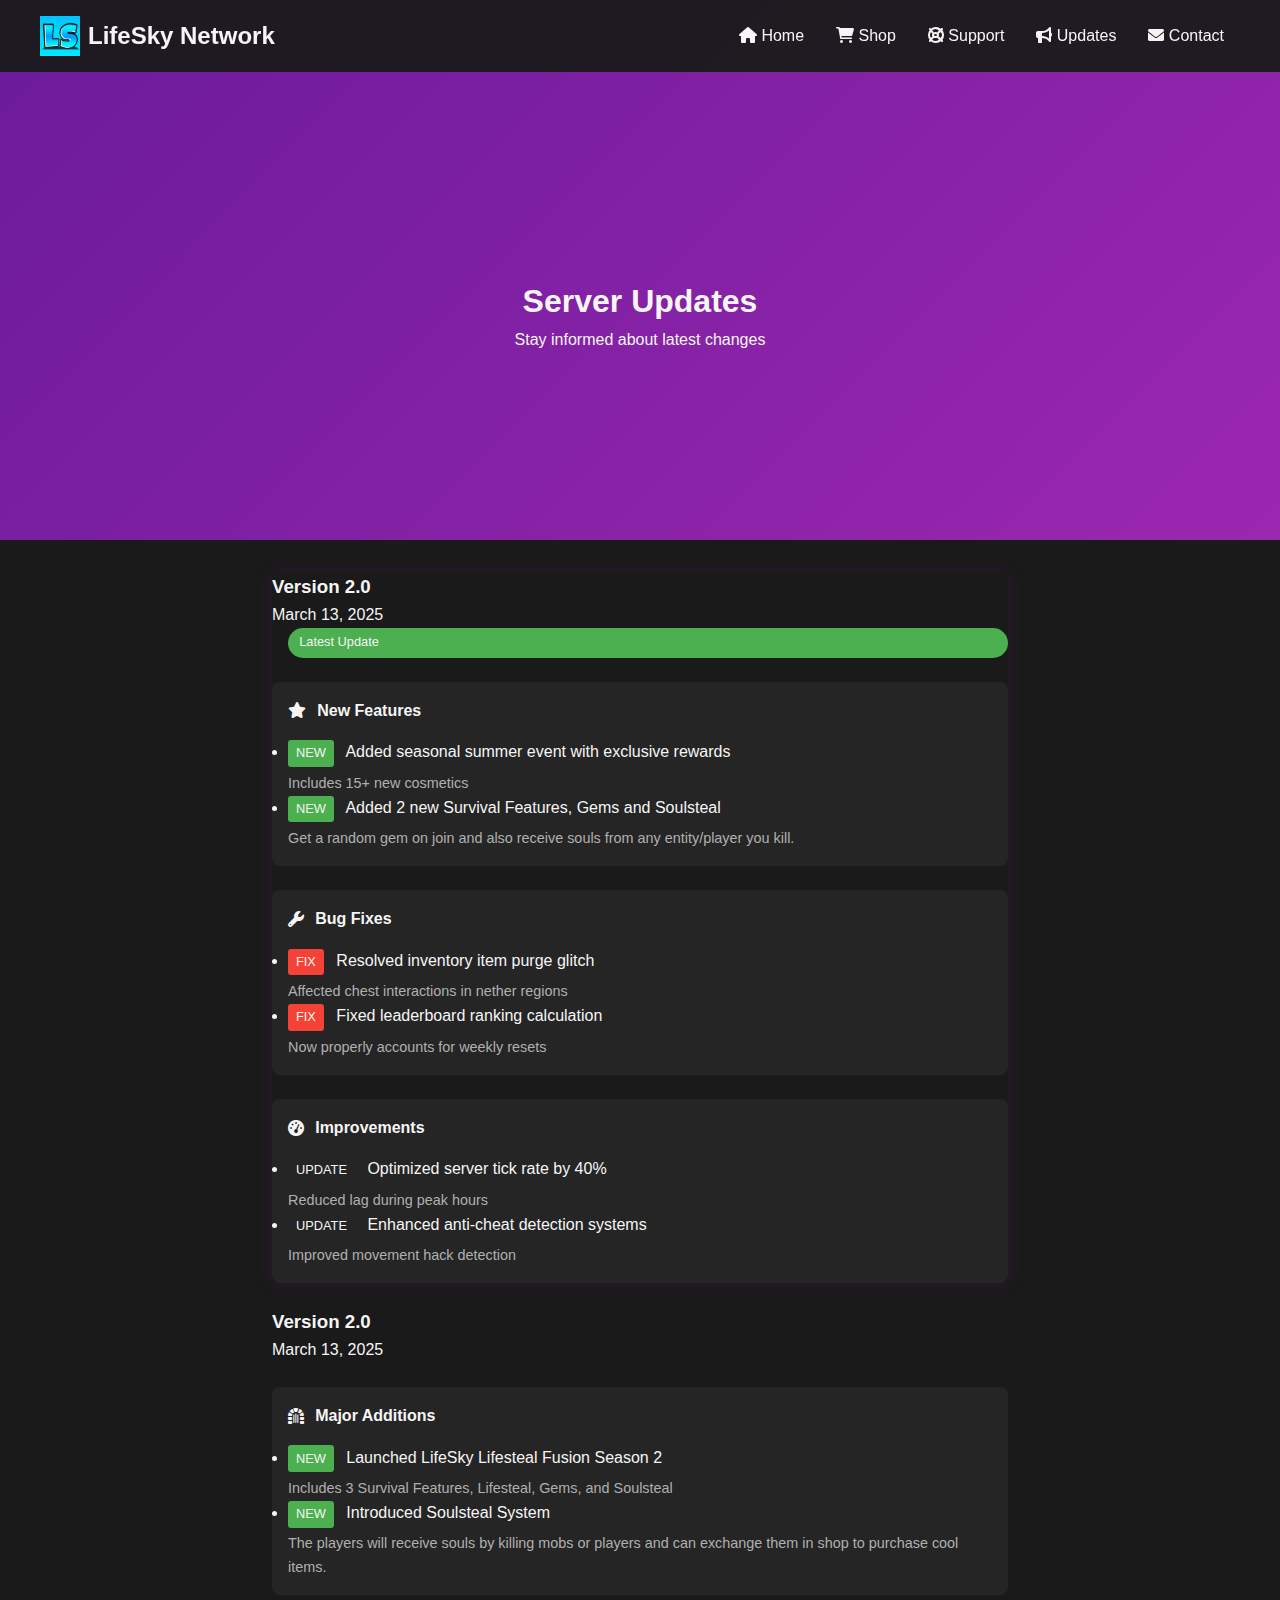
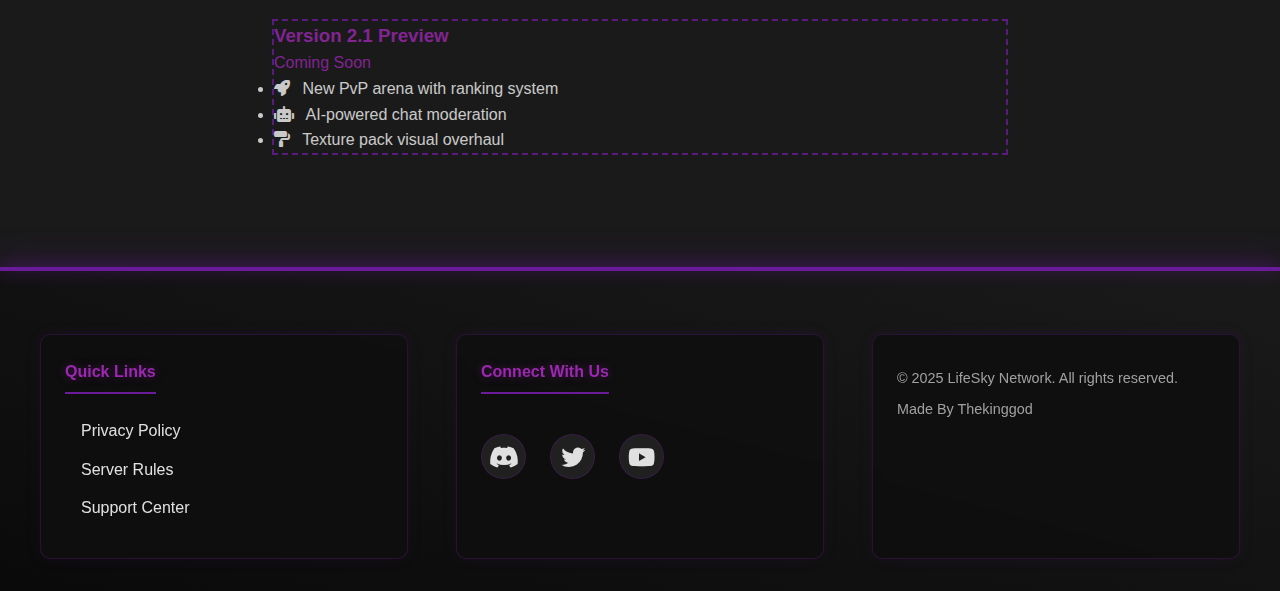
<file: updates.html>
<!DOCTYPE html>
<html lang="en">
<head>
    <meta charset="UTF-8">
    <meta name="viewport" content="width=device-width, initial-scale=1.0">
    <title>LifeSky Network - Updates</title>
    <link rel="stylesheet" href="css/style.css">
    <link rel="stylesheet" href="https://cdnjs.cloudflare.com/ajax/libs/font-awesome/6.0.0/css/all.min.css">
    <meta name="description" content="Latest updates and news from LifeSky Network">
    <meta property="og:title" content="LifeSky Network - Updates">
    <meta property="og:description" content="Server changelogs and announcements">
    <meta property="og:image" content="https://yourserver.com/images/updates-banner.jpg">
    <meta property="og:url" content="https://yourserver.com/updates.html">
    <meta name="twitter:card" content="summary_large_image">
    <link rel="icon" type="image/png" href="images/favicon.png">
</head>
<body>
    <nav class="navbar">
        <div class="nav-container">
            <a href="/" class="brand">
                <img src="images/logo.png" alt="LifeSky Network Logo" class="logo">
                LifeSky Network
            </a>
            <div class="nav-toggle" id="navToggle">
                <span class="bar"></span>
                <span class="bar"></span>
                <span class="bar"></span>
            </div>
            <ul class="nav-menu" id="navMenu">
                <li><a href="index.html"><i class="fas fa-home"></i> Home</a></li>
                <li><a href="shop-main.html"><i class="fas fa-shopping-cart"></i> Shop</a></li>
                <li><a href="support.html"><i class="fas fa-life-ring"></i> Support</a></li>
                <li><a href="updates.html" class="active"><i class="fas fa-bullhorn"></i> Updates</a></li>
                <li><a href="contact.html"><i class="fas fa-envelope"></i> Contact</a></li>
            </ul>
        </div>
    </nav>

    <main class="container">
        <section class="hero">
            <h1>Server Updates</h1>
            <p>Stay informed about latest changes</p>
        </section>

        <div class="update-timeline">
            <div class="update-card glow">
                <div class="update-header">
                    <h3>Version 2.0</h3>
                    <span class="update-date">March 13, 2025</span>
                    <div class="update-badge">Latest Update</div>
                </div>
                <div class="update-content">
                    <div class="changelog-category">
                        <h4><i class="fas fa-star new"></i> New Features</h4>
                        <ul>
                            <li>
                                <span class="change-type new">NEW</span>
                                Added seasonal summer event with exclusive rewards
                                <span class="update-detail">Includes 15+ new cosmetics</span>
                            </li>
                            <li>
                                <span class="change-type new">NEW</span>
                                Added 2 new Survival Features, Gems and Soulsteal
                                <span class="update-detail">Get a random gem on join and also receive souls from any entity/player you kill.</span>
                            </li>
                        </ul>
                    </div>

                    <div class="changelog-category">
                        <h4><i class="fas fa-wrench fix"></i> Bug Fixes</h4>
                        <ul>
                            <li>
                                <span class="change-type fix">FIX</span>
                                Resolved inventory item purge glitch
                                <span class="update-detail">Affected chest interactions in nether regions</span>
                            </li>
                            <li>
                                <span class="change-type fix">FIX</span>
                                Fixed leaderboard ranking calculation
                                <span class="update-detail">Now properly accounts for weekly resets</span>
                            </li>
                        </ul>
                    </div>

                    <div class="changelog-category">
                        <h4><i class="fas fa-tachometer-alt update"></i> Improvements</h4>
                        <ul>
                            <li>
                                <span class="change-type update">UPDATE</span>
                                Optimized server tick rate by 40%
                                <span class="update-detail">Reduced lag during peak hours</span>
                            </li>
                            <li>
                                <span class="change-type update">UPDATE</span>
                                Enhanced anti-cheat detection systems
                                <span class="update-detail">Improved movement hack detection</span>
                            </li>
                        </ul>
                    </div>
                </div>
            </div>

            <div class="update-card">
                <div class="update-header">
                    <h3>Version 2.0</h3>
                    <span class="update-date">March 13, 2025</span>
                </div>
                <div class="update-content">
                    <div class="changelog-category">
                        <h4><i class="fas fa-dungeon new"></i> Major Additions</h4>
                        <ul>
                            <li>
                                <span class="change-type new">NEW</span>
                                Launched LifeSky Lifesteal Fusion Season 2
                                <span class="update-detail">Includes 3 Survival Features, Lifesteal, Gems, and Soulsteal</span>
                            </li>
                            <li>
                                <span class="change-type new">NEW</span>
                                Introduced Soulsteal System
                                <span class="update-detail">The players will receive souls by killing mobs or players and can exchange them in shop to purchase cool items.</span>
                            </li>
                        </ul>
                    </div>
                </div>
            </div>

            <!-- Add upcoming preview -->
            <div class="update-card upcoming">
                <div class="update-header">
                    <h3>Version 2.1 Preview</h3>
                    <span class="update-date">Coming Soon</span>
                </div>
                <div class="update-content">
                    <ul class="changelog">
                        <li><i class="fas fa-rocket new"></i> New PvP arena with ranking system</li>
                        <li><i class="fas fa-robot update"></i> AI-powered chat moderation</li>
                        <li><i class="fas fa-paint-roller update"></i> Texture pack visual overhaul</li>
                    </ul>
                </div>
            </div>
        </div>
    </main>

    <footer class="footer">
        <div class="footer-container">
            <div class="footer-section">
                <h4>Quick Links</h4>
                <ul>
                    <li><a href="policy.html">Privacy Policy</a></li>
                    <li><a href="rules.html">Server Rules</a></li>
                    <li><a href="support.html">Support Center</a></li>
                </ul>
            </div>
            <div class="footer-section">
                <h4>Connect With Us</h4>
                <div class="social-links">
                    <a href="https://discord.gg/s2ghGe66S9"><i class="fab fa-discord"></i></a>
                    <a href="#"><i class="fab fa-twitter"></i></a>
                    <a href="#"><i class="fab fa-youtube"></i></a>
                </div>
            </div>
            <div class="footer-section">
                <p>&copy; 2025 LifeSky Network. All rights reserved.</p>
                <p>Made By Thekinggod</p>
            </div>
        </div>
    </footer>

    <script src="js/script.js"></script>
</body>
</html>
</file>
<file: css/style.css>
:root {
    --primary: #6a1b9a;
    --secondary: #9c27b0;
    --dark: #1a1a1a;
    --light: #f5f5f5;
    --gradient: linear-gradient(135deg, #6a1b9a 0%, #9c27b0 100%);
}

* {
    margin: 0;
    padding: 0;
    box-sizing: border-box;
    font-family: 'Segoe UI', sans-serif;
}

body {
    background: var(--dark);
    color: var(--light);
    line-height: 1.6;
}

.navbar {
    background: rgba(26, 26, 26, 0.95);
    padding: 1rem 2rem;
    position: fixed;
    width: 100%;
    top: 0;
    z-index: 1000;
}

.nav-container {
    max-width: 1200px;
    margin: 0 auto;
    display: flex;
    justify-content: space-between;
    align-items: center;
}

.brand {
    color: var(--light);
    font-size: 1.5rem;
    text-decoration: none;
    font-weight: bold;
    display: flex;
    align-items: center;
    gap: 0.5rem;
}

.logo {
    height: 40px;
    width: auto;
}

.nav-menu {
    display: flex;
    list-style: none;
}

.nav-menu li a {
    color: var(--light);
    text-decoration: none;
    padding: 0.5rem 1rem;
    transition: all 0.3s ease;
}

.nav-toggle {
    display: none;
    cursor: pointer;
}

.bar {
    display: block;
    width: 25px;
    height: 3px;
    margin: 5px auto;
    background: var(--light);
    transition: all 0.3s ease;
}

.hero {
    padding: 120px 2rem 2rem;
    text-align: center;
    background: var(--gradient);
    min-height: 60vh;
    display: flex;
    flex-direction: column;
    justify-content: center;
}

.gamemodes {
    display: grid;
    grid-template-columns: repeat(auto-fit, minmax(300px, 1fr));
    gap: 2rem;
    padding: 2rem;
}

.gamemode-card {
    background: rgba(255, 255, 255, 0.1);
    padding: 1.5rem;
    border-radius: 10px;
    transition: transform 0.3s ease;
}

.gamemode-card img {
    max-width: 100%;
    height: 200px;
    object-fit: cover;
    border-radius: 8px;
    margin-bottom: 1rem;
}

.gamemode-card img[alt="Duels"] {
    height: 180px;
    object-position: center 30%;
}

.btn {
    display: inline-block;
    padding: 0.8rem 1.5rem;
    background: var(--primary);
    color: var(--light);
    border-radius: 5px;
    text-decoration: none;
    margin: 0.5rem;
    transition: all 0.3s ease;
}

.footer {
    background: linear-gradient(15deg, #0a0a0a 0%, #1a1a1a 100%);
    border-top: 3px solid var(--primary);
    box-shadow: 0 -10px 30px rgba(106, 27, 154, 0.2);
    padding: 4rem 2rem 2rem;
    margin-top: 5rem;
    position: relative;
}

.footer::before {
    content: '';
    position: absolute;
    top: -2px;
    left: 0;
    right: 0;
    height: 3px;
    background: var(--primary);
    box-shadow: 0 0 15px var(--primary);
}

.footer-container {
    max-width: 1200px;
    margin: 0 auto;
    display: grid;
    grid-template-columns: repeat(auto-fit, minmax(250px, 1fr));
    gap: 3rem;
    position: relative;
}

.footer-section {
    padding: 1.5rem;
    background: rgba(15, 15, 15, 0.95);
    border-radius: 10px;
    backdrop-filter: blur(5px);
    border: 1px solid rgba(106, 27, 154, 0.3);
    box-shadow: 0 0 15px rgba(106, 27, 154, 0.1);
}

.footer-section h4 {
    color: #9c27b0;
    margin-bottom: 1.5rem;
    padding-bottom: 0.5rem;
    border-bottom: 2px solid #6a1b9a;
    display: inline-block;
    text-shadow: 0 0 10px rgba(156, 39, 176, 0.4);
}

.footer-section ul {
    list-style: none;
}

.footer-section li {
    margin-bottom: 0.8rem;
}

.footer-section a {
    color: #e0e0e0;
    text-decoration: none;
    transition: all 0.3s ease;
    display: flex;
    align-items: center;
    gap: 0.5rem;
    position: relative;
    padding-left: 1rem;
}

.footer-section a::before {
    content: '▹';
    position: absolute;
    left: 0;
    color: var(--secondary);
    opacity: 0;
    transition: all 0.3s ease;
}

.footer-section a:hover {
    color: var(--secondary);
    transform: translateX(10px);
}

.footer-section a:hover::before {
    opacity: 1;
    left: -10px;
}

.social-links {
    display: flex;
    gap: 1.5rem;
    margin-top: 1rem;
}

.social-links a {
    font-size: 1.5rem;
    transition: all 0.3s ease;
    padding: 0.5rem;
    border-radius: 50%;
    width: 45px;
    height: 45px;
    display: flex;
    align-items: center;
    justify-content: center;
    background: rgba(40, 40, 40, 0.7);
    border: 1px solid rgba(106, 27, 154, 0.3);
}

.social-links a:hover {
    background: rgba(106, 27, 154, 0.3);
    box-shadow: 0 0 15px rgba(106, 27, 154, 0.3);
    transform: translateY(-3px) scale(1.1);
}

.footer-section p {
    margin: 0.5rem 0;
    font-size: 0.9rem;
    opacity: 0.9;
    color: #b0b0b0;
}

.back-to-top {
    position: fixed;
    bottom: 2rem;
    right: 2rem;
    background: rgba(15, 15, 15, 0.9);
    width: 45px;
    height: 45px;
    border-radius: 50%;
    display: flex;
    align-items: center;
    justify-content: center;
    cursor: pointer;
    opacity: 0;
    visibility: hidden;
    transition: all 0.3s ease;
    box-shadow: 0 0 15px rgba(106, 27, 154, 0.3);
    border: 1px solid var(--primary);
}

.back-to-top.show {
    opacity: 1;
    visibility: visible;
}

.back-to-top:hover {
    background: var(--primary);
    box-shadow: 0 0 25px rgba(106, 27, 154, 0.5);
}

.back-to-top i {
    font-size: 1.2rem;
    color: white;
}

.server-stats {
    display: grid;
    grid-template-columns: repeat(auto-fit, minmax(250px, 1fr));
    gap: 2rem;
    padding: 2rem;
    background: rgba(255, 255, 255, 0.05);
    margin: 2rem 0;
}

.stat-card {
    text-align: center;
    padding: 2rem;
    background: rgba(106, 27, 154, 0.2);
    border-radius: 10px;
    transition: transform 0.3s ease;
}

.stat-card i {
    font-size: 2.5rem;
    margin-bottom: 1rem;
    color: var(--secondary);
}

.features {
    padding: 4rem 2rem;
}

.section-title {
    text-align: center;
    font-size: 2.5rem;
    margin-bottom: 3rem;
}

.feature-grid {
    display: grid;
    grid-template-columns: repeat(auto-fit, minmax(250px, 1fr));
    gap: 2rem;
    max-width: 1200px;
    margin: 0 auto;
}

.feature-card {
    padding: 2rem;
    text-align: center;
    border: 2px solid var(--primary);
    border-radius: 10px;
    transition: all 0.3s ease;
}

.feature-icon {
    width: 80px;
    height: 80px;
    background: var(--gradient);
    border-radius: 50%;
    margin: 0 auto 1rem;
    display: flex;
    align-items: center;
    justify-content: center;
}

.cta-section {
    background: rgba(255, 255, 255, 0.05);
    padding: 4rem 2rem;
    text-align: center;
}

.server-ip {
    max-width: 500px;
    margin: 1rem auto;
    display: flex;
    gap: 1rem;
}

.server-ip input {
    flex: 1;
    padding: 0.8rem;
    background: rgba(255, 255, 255, 0.1);
    border: none;
    border-radius: 5px;
    color: white;
    text-align: center;
}

.btn-copy {
    padding: 0.8rem 1.5rem;
    background: var(--secondary);
    border: none;
    border-radius: 5px;
    color: white;
    cursor: pointer;
    transition: all 0.3s ease;
}

.gamemode-card:hover,
.feature-card:hover,
.stat-card:hover {
    transform: translateY(-5px);
    box-shadow: 0 10px 20px rgba(0,0,0,0.2);
}

.btn-copy:hover {
    background: var(--primary);
}

@media (max-width: 768px) {
    .nav-menu {
        position: fixed;
        left: -100%;
        top: 70px;
        flex-direction: column;
        background: var(--dark);
        width: 100%;
        height: calc(100vh - 70px);
        text-align: center;
        transition: 0.3s;
        padding: 1rem 0;
        overflow-y: auto;
        z-index: 999;
    }

    .nav-menu.active {
        left: 0;
    }

    .nav-menu li {
        margin: 1rem 0;
    }

    .nav-menu li a {
        padding: 1rem;
        display: block;
        font-size: 1.1rem;
    }

    .nav-toggle {
        display: block;
        position: relative;
        z-index: 1000;
    }

    /* Mobile menu backdrop */
    .nav-backdrop {
        position: fixed;
        top: 70px;
        left: 0;
        right: 0;
        bottom: 0;
        background: rgba(0,0,0,0.5);
        backdrop-filter: blur(5px);
        z-index: 998;
        display: none;
    }

    .nav-backdrop.active {
        display: block;
    }
}

.store-grid {
    display: grid;
    grid-template-columns: repeat(auto-fit, minmax(300px, 1fr));
    gap: 2rem;
    padding: 2rem;
}

.package-card {
    background: rgba(255, 255, 255, 0.05);
    border-radius: 10px;
    padding: 1.5rem;
    position: relative;
}

.package-header {
    border-bottom: 2px solid var(--primary);
    padding-bottom: 1rem;
    margin-bottom: 1rem;
}

.btn-purchase {
    width: 100%;
    margin-top: 1rem;
}

.faq-item {
    background: rgba(255, 255, 255, 0.05);
    margin: 1rem 0;
    border-radius: 5px;
}

.faq-question {
    padding: 1rem;
    display: flex;
    justify-content: space-between;
    align-items: center;
    cursor: pointer;
}

.ticket-form {
    background: rgba(255, 255, 255, 0.05);
    padding: 2rem;
    border-radius: 10px;
}

.form-group {
    margin-bottom: 1rem;
}

.form-group input,
.form-group textarea {
    width: 100%;
    padding: 0.8rem;
    background: rgba(255, 255, 255, 0.1);
    border: none;
    border-radius: 5px;
    color: white;
}

.update-timeline {
    max-width: 800px;
    margin: 0 auto;
    padding: 2rem;
}

.change-type {
    display: inline-block;
    padding: 0.2rem 0.5rem;
    border-radius: 3px;
    font-size: 0.8rem;
    margin-right: 0.5rem;
}

.change-type.new { background: #4CAF50; }
.change-type.fix { background: #f44336; }

/* Contact Page Styles */
.contact-grid {
    display: grid;
    grid-template-columns: 1fr;
    gap: 2rem;
    padding: 2rem;
    max-width: 1200px;
    margin: 0 auto;
}

@media (min-width: 768px) {
    .contact-grid {
        grid-template-columns: 1fr 1fr;
    }
}

.contact-card {
    background: rgba(15, 15, 15, 0.9);
    padding: 2rem;
    border-radius: 10px;
    text-align: center;
    border: 1px solid rgba(106, 27, 154, 0.3);
}

.glow {
    box-shadow: 0 0 15px rgba(106, 27, 154, 0.2);
}

.btn-discord {
    background: #5865F2;
}

/* Rules Page Styles */
.rules-container {
    max-width: 1200px;
    margin: 0 auto;
    padding: 2rem;
}

.rules-category {
    background: rgba(15, 15, 15, 0.9);
    border-radius: 10px;
    margin-bottom: 2rem;
    padding: 1.5rem;
    border: 1px solid rgba(106, 27, 154, 0.3);
}

.category-header {
    display: flex;
    align-items: center;
    gap: 1rem;
    margin-bottom: 1.5rem;
}

.rule-item {
    display: flex;
    align-items: center;
    gap: 1rem;
    padding: 1rem;
    background: rgba(40, 40, 40, 0.5);
    margin-bottom: 1rem;
    border-radius: 5px;
}

.punishment {
    margin-left: auto;
    color: #f44336;
    font-size: 0.9rem;
}

/* Policy Page Styles */
.policy-container {
    display: grid;
    grid-template-columns: 1fr;
    gap: 2rem;
    max-width: 1200px;
    margin: 0 auto;
    padding: 2rem;
}

@media (min-width: 768px) {
    .policy-container {
        grid-template-columns: 250px 1fr;
    }
}

.policy-toc {
    position: sticky;
    top: 100px;
    height: fit-content;
    background: rgba(15, 15, 15, 0.9);
    padding: 1.5rem;
    border-radius: 10px;
}

.data-types {
    display: grid;
    grid-template-columns: repeat(auto-fit, minmax(250px, 1fr));
    gap: 1.5rem;
    margin-top: 1.5rem;
}

.data-card {
    background: rgba(40, 40, 40, 0.5);
    padding: 1.5rem;
    border-radius: 10px;
    text-align: center;
}

/* Mobile Logo Adjustment */
@media (max-width: 480px) {
    .logo {
        height: 30px;
    }
    .brand {
        font-size: 1.2rem;
    }
}

/* Shop Page Enhancements */
.store-nav {
    position: sticky;
    top: 70px;
    background: rgba(26, 26, 26, 0.95);
    z-index: 997;
    padding: 1rem;
}

.category-filter {
    display: flex;
    gap: 1rem;
    overflow-x: auto;
    padding: 0.5rem 0;
}

.filter-btn {
    padding: 0.8rem 1.5rem;
    border-radius: 25px;
    background: rgba(106, 27, 154, 0.3);
    color: #e0e0e0;
    text-decoration: none;
    transition: all 0.3s ease;
    white-space: nowrap;
}

.filter-btn.active,
.filter-btn:hover {
    background: var(--gradient);
    box-shadow: 0 0 15px rgba(106, 27, 154, 0.3);
}

.package-card {
    position: relative;
    background: rgba(15, 15, 15, 0.9);
    border: 1px solid rgba(106, 27, 154, 0.3);
    transition: transform 0.3s ease;
}

.package-card:hover {
    transform: translateY(-5px);
    box-shadow: 0 10px 20px rgba(106, 27, 154, 0.2);
}

.package-badge {
    position: absolute;
    top: -10px;
    right: -10px;
    background: var(--gradient);
    padding: 0.5rem 1rem;
    border-radius: 25px;
    font-size: 0.8rem;
    font-weight: bold;
}

.price {
    font-size: 1.5rem;
    background: linear-gradient(45deg, #9c27b0, #6a1b9a);
    -webkit-background-clip: text;
    -webkit-text-fill-color: transparent;
    margin: 1rem 0;
}

.package-features {
    list-style: none;
    margin: 1.5rem 0;
}

.package-features li {
    display: flex;
    align-items: center;
    gap: 0.5rem;
    margin-bottom: 0.8rem;
    opacity: 0.9;
}

.cosmetic-preview {
    height: 150px;
    background: rgba(255, 255, 255, 0.1);
    border-radius: 10px;
    margin: 1rem 0;
    background-size: contain;
    background-repeat: no-repeat;
    background-position: center;
}

.payment-methods {
    text-align: center;
    padding: 3rem 0;
    border-top: 2px solid rgba(106, 27, 154, 0.3);
}

.payment-icons {
    display: flex;
    justify-content: center;
    gap: 2rem;
    font-size: 2.5rem;
    margin-top: 1.5rem;
    opacity: 0.8;
}

@media (max-width: 768px) {
    .store-nav {
        top: 60px;
    }
    
    .category-filter {
        padding: 0 1rem;
    }
    
    .package-card {
        margin: 0 1rem;
    }
}

/* Category Grid */
.category-grid {
    display: grid;
    grid-template-columns: repeat(auto-fit, minmax(250px, 1fr));
    gap: 2rem;
    padding: 2rem;
}

.category-card {
    background: rgba(15, 15, 15, 0.9);
    padding: 2rem;
    border-radius: 10px;
    text-align: center;
    text-decoration: none;
    border: 2px solid transparent;
    transition: all 0.3s ease;
}

.category-card:hover {
    border-color: var(--primary);
    transform: translateY(-5px);
    box-shadow: 0 10px 20px rgba(106, 27, 154, 0.2);
}

.category-card i {
    font-size: 2.5rem;
    margin-bottom: 1rem;
    color: var(--secondary);
}

/* Breadcrumb Navigation */
.breadcrumb {
    padding: 2rem 2rem 0;
    color: #888;
}

.breadcrumb a {
    color: var(--secondary);
    text-decoration: none;
}

.unban-notice {
    background: rgba(255, 76, 76, 0.15);
    padding: 1.5rem;
    border-radius: 10px;
    margin: 2rem 0;
    display: flex;
    align-items: center;
    gap: 1rem;
    border: 2px solid #ff4c4c;
}

.unban-notice i {
    color: #ff4c4c;
    font-size: 1.5rem;
}

.offer-timer {
    background: rgba(255, 76, 76, 0.15);
    padding: 0.8rem;
    border-radius: 5px;
    margin: 1rem 0;
    display: flex;
    align-items: center;
    gap: 0.5rem;
    justify-content: center;
}

.offer-timer i {
    color: #ff4c4c;
}

.offer-timer span {
    font-weight: bold;
    font-size: 0.9rem;
}

.donation-intro {
    text-align: center;
    margin: 2rem 0;
    padding: 1.5rem;
    background: rgba(106, 27, 154, 0.1);
    border-radius: 10px;
}

.recurring-donation {
    margin: 2rem 0;
    padding: 1.5rem;
    background: rgba(255, 255, 255, 0.05);
    border-radius: 10px;
}

.recurring-option {
    display: flex;
    flex-direction: column;
    gap: 1rem;
    margin-top: 1rem;
}

.recurring-option label {
    display: flex;
    align-items: center;
    gap: 0.5rem;
    cursor: pointer;
}

.recurring-option input[type="checkbox"] {
    width: 18px;
    height: 18px;
}

.note {
    font-size: 0.9rem;
    opacity: 0.8;
    margin-top: 0.5rem;
}

/* Rank Color Schemes */
.rank-chicken {
    background: linear-gradient(135deg, #fbfbfb 0%, #ebedec 25%, #dae0dc 50%, #cad2cd 75%, #bac4bd 100%);
    -webkit-background-clip: text;
    -webkit-text-fill-color: transparent;
}

.rank-fox {
    background: linear-gradient(135deg, #fd8900 0%, #fc9f00 50%, #fbb500 100%);
    -webkit-background-clip: text;
    -webkit-text-fill-color: transparent;
}

.rank-witch {
    background: linear-gradient(135deg, #cc00fb 0%, #c300e7 20%, #ba00d2 40%, #b100be 60%, #a800a9 80%);
    -webkit-background-clip: text;
    -webkit-text-fill-color: transparent;
}

.rank-squid {
    background: linear-gradient(135deg, #00a2fd 0%, #009afd 25%, #0093fc 50%, #008bfc 75%, #0083fb 100%);
    -webkit-background-clip: text;
    -webkit-text-fill-color: transparent;
}

.rank-creeper {
    background: linear-gradient(135deg, #20fb00 0%, #1bed0d 20%, #15e01b 40%, #10d228 60%, #0bc435 80%, #05b743 100%);
    -webkit-background-clip: text;
    -webkit-text-fill-color: transparent;
}

.rank-goat {
    background: linear-gradient(135deg, #bae1fd 0%, #b5ddfc 25%, #b1d9fc 50%, #acd5fb 75%, #a8d1fb 100%);
    -webkit-background-clip: text;
    -webkit-text-fill-color: transparent;
}

/* Rank Perks Styling */
.rank-perks li {
    position: relative;
    padding-left: 1.5rem;
}

.rank-perks li::before {
    content: '◆';
    position: absolute;
    left: 0;
    font-size: 0.8em;
}

.rank-chicken .rank-perks li::before { color: #ebedec; }
.rank-fox .rank-perks li::before { color: #fc9f00; }
.rank-witch .rank-perks li::before { color: #c300e7; }
.rank-squid .rank-perks li::before { color: #0093fc; }
.rank-creeper .rank-perks li::before { color: #15e01b; }
.rank-goat .rank-perks li::before { color: #b1d9fc; }

/* Form Messages */
.form-message {
    padding: 1rem;
    margin: 1rem auto;
    border-radius: 8px;
    max-width: 600px;
    display: flex;
    align-items: center;
    gap: 1rem;
}

.form-message.success {
    background: rgba(76, 175, 80, 0.15);
    border: 2px solid #4CAF50;
    color: #4CAF50;
}

.form-message.error {
    background: rgba(244, 67, 54, 0.15);
    border: 2px solid #f44336;
    color: #f44336;
}

.form-message i {
    font-size: 1.2rem;
}

/* Add animation and close button styling */
.purchase-notice {
    position: sticky;
    top: 70px;
    background: linear-gradient(135deg, #6a1b9a 0%, #9c27b0 100%);
    color: white;
    padding: 1rem;
    text-align: center;
    z-index: 999;
    box-shadow: 0 2px 15px rgba(0,0,0,0.2);
    animation: pulseBorder 2s infinite;
    position: relative;
    animation: slideIn 0.5s ease-out, floatBounce 3s ease-in-out infinite;
}

@keyframes floatBounce {
    0%, 100% { transform: translateY(0); }
    50% { transform: translateY(-5px); }
}

@keyframes slideIn {
    from { transform: translateY(-100%); }
    to { transform: translateY(0); }
}

.close-notice {
    position: absolute;
    right: 15px;
    top: 50%;
    transform: translateY(-50%);
    background: transparent;
    border: none;
    color: #fff;
    cursor: pointer;
    padding: 5px;
    opacity: 0.7;
    transition: opacity 0.3s;
}

.close-notice:hover {
    opacity: 1;
}

.purchase-notice a {
    color: #fff;
    text-decoration: none;
    font-weight: bold;
    margin-left: 0.5rem;
    display: inline-flex;
    align-items: center;
    gap: 0.5rem;
    transition: all 0.3s ease;
}

.purchase-notice a:hover {
    color: #ffd700;
    transform: translateY(-1px);
}

.purchase-notice i {
    font-size: 1.2em;
}

@keyframes pulseBorder {
    0% { box-shadow: 0 0 0 0 rgba(106,27,154,0.4); }
    70% { box-shadow: 0 0 0 10px rgba(106,27,154,0); }
    100% { box-shadow: 0 0 0 0 rgba(106,27,154,0); }
}

.upi-combo {
    position: relative;
    display: inline-block;
}

.upi-combo .fa-qrcode {
    position: absolute;
    font-size: 0.6em;
    bottom: -5px;
    right: -8px;
    background: white;
    padding: 2px;
    border-radius: 3px;
    color: var(--dark);
}

.payment-icons .fa-indian-rupee-sign {
    color: #6c757d;
}

/* Add these styles to existing CSS */
.update-badge {
    background: #4CAF50;
    padding: 0.3rem 0.7rem;
    border-radius: 15px;
    font-size: 0.8rem;
    margin-left: 1rem;
}

.changelog-category {
    margin: 1.5rem 0;
    padding: 1rem;
    background: rgba(255,255,255,0.05);
    border-radius: 8px;
}

.changelog-category h4 {
    margin-bottom: 1rem;
    display: flex;
    align-items: center;
    gap: 0.7rem;
}

.update-detail {
    display: block;
    font-size: 0.9em;
    color: #b0b0b0;
    margin-top: 0.3rem;
}

.upcoming {
    border: 2px dashed var(--primary);
    opacity: 0.8;
}

.upcoming .update-header {
    color: var(--secondary);
}

.fa-rocket, .fa-robot, .fa-paint-roller {
    margin-right: 0.5rem;
}
</file>
